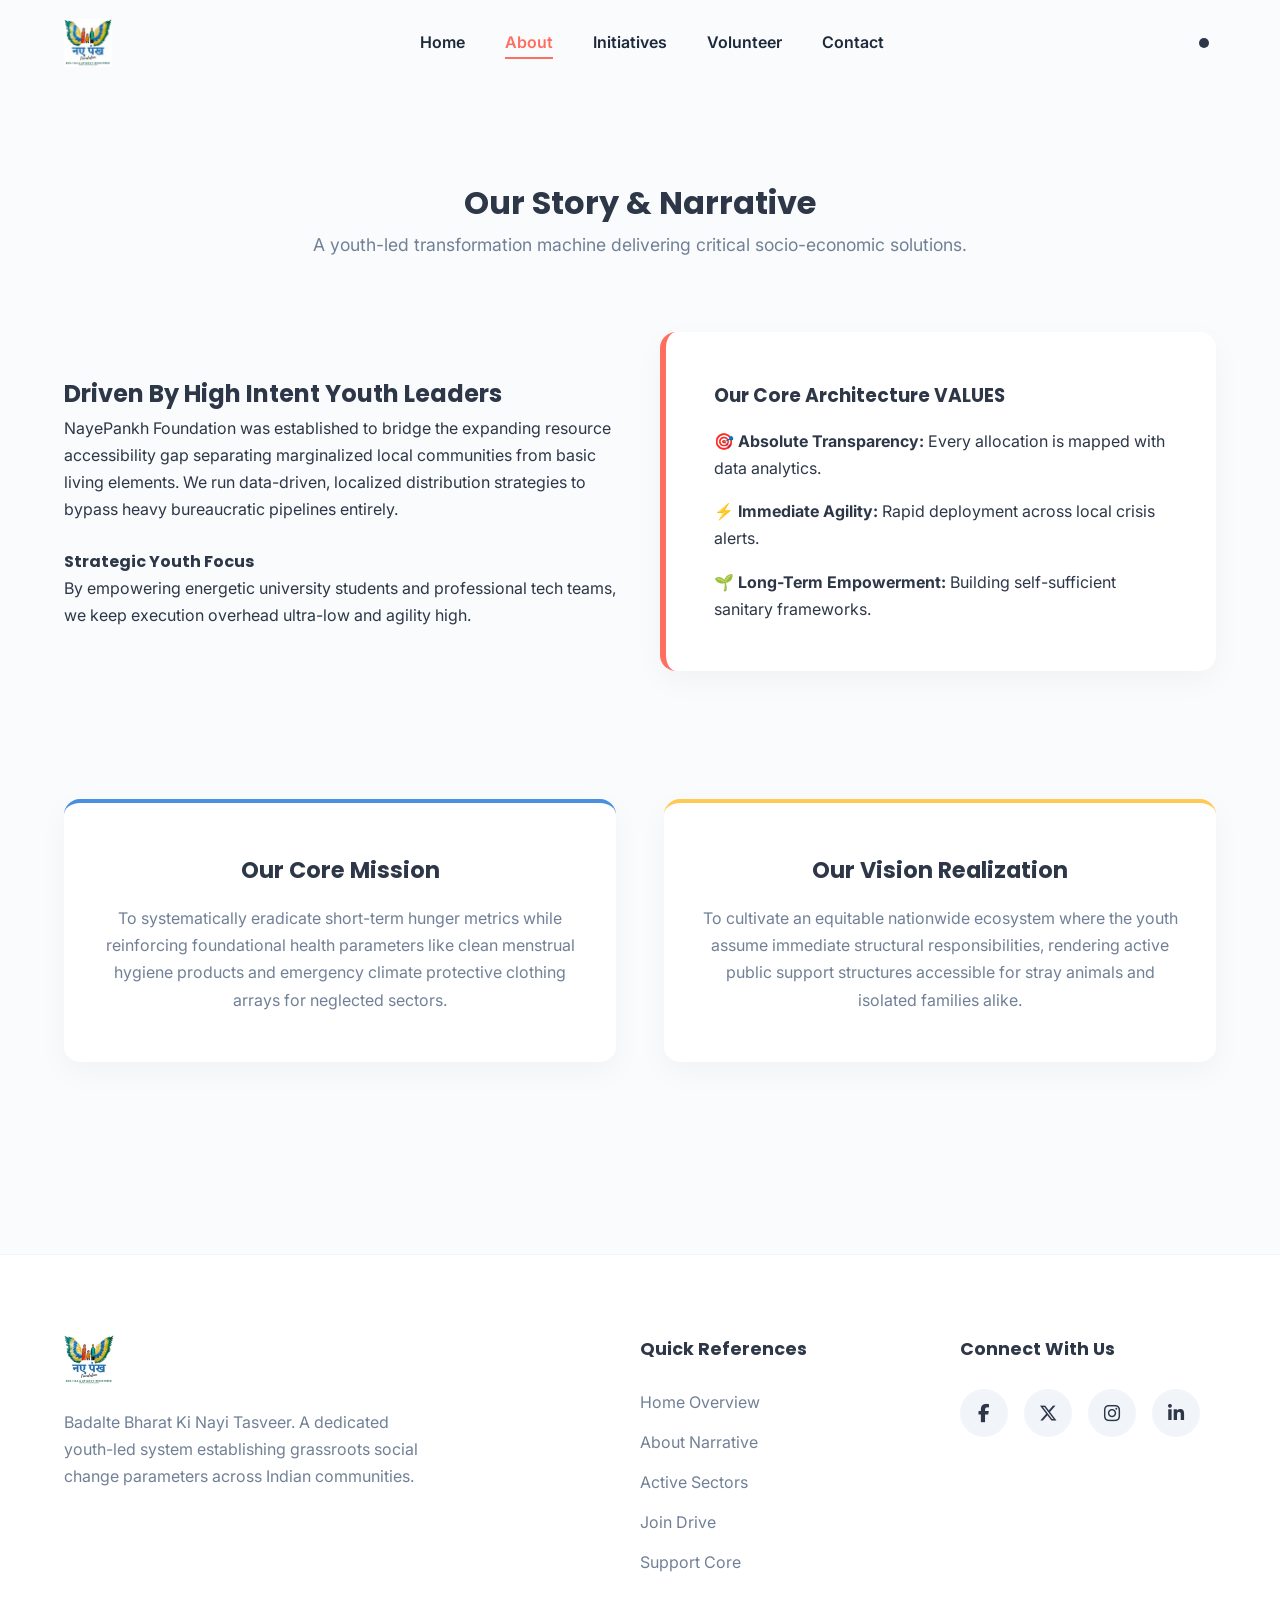
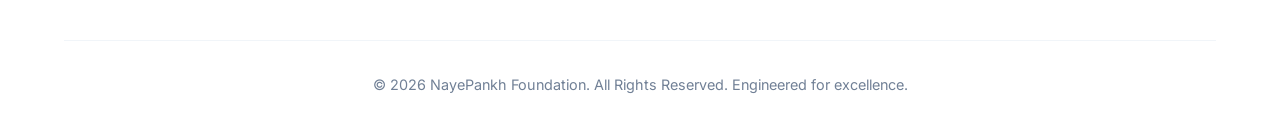
<file: about.html>
<!DOCTYPE html>
<html lang="en">
<head>
    <meta charset="UTF-8">
    <meta name="viewport" content="width=device-width, initial-scale=1.0">
    <title>About Us | NayePankh Foundation</title>
    <link rel="icon" type="image/svg+xml" href="assets/images/logo.svg">
    <link rel="alternate icon" type="image/png" href="assets/images/logo.png">
    <link rel="apple-touch-icon" href="assets/images/logo.png">
    <link rel="preconnect" href="https://fonts.googleapis.com">
    <link rel="preconnect" href="https://fonts.gstatic.com" crossorigin>
    <link href="https://fonts.googleapis.com/css2?family=Inter:wght@400;500;600&family=Poppins:wght@600;700;800&display=swap" rel="stylesheet">
    <link rel="stylesheet" href="assets/css/style.css">
    <link rel="stylesheet" href="assets/css/animations.css">
    <link rel="stylesheet" href="assets/css/responsive.css">
    <link rel="stylesheet" href="https://cdnjs.cloudflare.com/ajax/libs/font-awesome/6.6.0/css/all.min.css">
</head>
<body>
    <header class="main-header" id="mainHeader">
        <div class="container nav-container">
            <a href="index.html" class="logo-wrapper">
                <img src="assets/images/logo.png" alt="NayePankh Foundation Logo" class="nav-logo">
            </a>
            <nav class="nav-menu" id="navMenu">
                <ul class="nav-list">
                    <li><a href="index.html" class="nav-link">Home</a></li>
                    <li><a href="about.html" class="nav-link active">About</a></li>
                    <li><a href="initiatives.html" class="nav-link">Initiatives</a></li>
                    <li><a href="volunteer.html" class="nav-link">Volunteer</a></li>
                    <li><a href="contact.html" class="nav-link">Contact</a></li>
                </ul>
            </nav>
            <div class="nav-actions">
                <button id="themeToggle" class="theme-toggle-btn" aria-label="Toggle visual theme">
                    <svg class="sun-icon" viewBox="0 0 24 24" width="24" height="24"><circle cx="12" cy="12" r="5"/><path d="M12 1v2M12 21v2M4.22 4.22l1.42 1.42M18.36 18.36l1.42 1.42M1 12h2M21 12h2M4.22 19.78l1.42-1.42M18.36 5.64l1.42-1.42"/></svg>
                    <svg class="moon-icon" viewBox="0 0 24 24" width="24" height="24"><path d="M21 12.79A9 9 0 1 1 11.21 3 7 7 0 0 0 21 12.79z"/></svg>
                </button>
                <button class="hamburger-menu" id="hamburger" aria-label="Toggle navigation menu" aria-expanded="false">
                    <span class="bar"></span><span class="bar"></span><span class="bar"></span>
                </button>
            </div>
        </div>
    </header>

    <main class="container section-padding" style="margin-top: 80px;">
        <div class="section-header text-center reveal-fade-up">
            <h1>Our Story & Narrative</h1>
            <p>A youth-led transformation machine delivering critical socio-economic solutions.</p>
        </div>

        <div class="grid grid-2 align-items-center">
            <div class="about-text-block reveal-slide-left">
                <h2>Driven By High Intent Youth Leaders</h2>
                <p>NayePankh Foundation was established to bridge the expanding resource accessibility gap separating marginalized local communities from basic living elements. We run data-driven, localized distribution strategies to bypass heavy bureaucratic pipelines entirely.</p>
                <div class="about-sub-meta" style="margin-top: 1.5rem;">
                    <h4>Strategic Youth Focus</h4>
                    <p>By empowering energetic university students and professional tech teams, we keep execution overhead ultra-low and agility high.</p>
                </div>
            </div>
            <div class="about-visual-block reveal-slide-right" style="background: var(--bg-card); padding: 3rem; border-radius: var(--radius); box-shadow: var(--shadow); border-left: 6px solid var(--primary);">
                <h3>Our Core Architecture VALUES</h3>
                <ul style="list-style: none; margin-top: 1rem; display: flex; flex-direction: column; gap: 1rem;">
                    <li><strong>🎯 Absolute Transparency:</strong> Every allocation is mapped with data analytics.</li>
                    <li><strong>⚡ Immediate Agility:</strong> Rapid deployment across local crisis alerts.</li>
                    <li><strong>🌱 Long-Term Empowerment:</strong> Building self-sufficient sanitary frameworks.</li>
                </ul>
            </div>
        </div>

        <div class="grid grid-2 section-padding" style="margin-top: 2rem; gap: 3rem;">
            <div class="info-card reveal-fade-up" style="border-top: 4px solid var(--secondary);">
                <h3>Our Core Mission</h3>
                <p>To systematically eradicate short-term hunger metrics while reinforcing foundational health parameters like clean menstrual hygiene products and emergency climate protective clothing arrays for neglected sectors.</p>
            </div>
            <div class="info-card reveal-fade-up" style="border-top: 4px solid var(--accent);">
                <h3>Our Vision Realization</h3>
                <p>To cultivate an equitable nationwide ecosystem where the youth assume immediate structural responsibilities, rendering active public support structures accessible for stray animals and isolated families alike.</p>
            </div>
        </div>
    </main>

<footer class="main-footer">
    <div class="container footer-grid-layout">
        <div class="footer-brand-column">
            <img src="assets/images/logo.png" alt="NayePankh Foundation" class="footer-logo">
            <p>Badalte Bharat Ki Nayi Tasveer. A dedicated youth-led system establishing grassroots social change parameters across Indian communities.</p>
        </div>

        <div class="footer-links-column">
            <h4>Quick References</h4>
            <ul>
                <li><a href="index.html">Home Overview</a></li>
                <li><a href="about.html">About Narrative</a></li>
                <li><a href="initiatives.html">Active Sectors</a></li>
                <li><a href="volunteer.html">Join Drive</a></li>
                <li><a href="contact.html">Support Core</a></li>
            </ul>
        </div>

        <div class="footer-social-column">
            <h4>Connect With Us</h4>
            <div class="social-icon-row">

                <a href="https://www.facebook.com/nayepankhfoundation"
                   target="_blank"
                   rel="noopener noreferrer"
                   aria-label="Follow NayePankh Foundation on Facebook"
                   class="social-btn facebook">
                    <i class="fa-brands fa-facebook-f"></i>
                </a>

                <a href="https://x.com/nayepankh"
                   target="_blank"
                   rel="noopener noreferrer"
                   aria-label="Follow NayePankh Foundation on X (Twitter)"
                   class="social-btn x-twitter">
                    <i class="fa-brands fa-x-twitter"></i>
                </a>

                <a href="https://www.instagram.com/nayepankhfoundation"
                   target="_blank"
                   rel="noopener noreferrer"
                   aria-label="Follow NayePankh Foundation on Instagram"
                   class="social-btn instagram">
                    <i class="fa-brands fa-instagram"></i>
                </a>

                <a href="https://www.linkedin.com/company/nayepankh"
                   target="_blank"
                   rel="noopener noreferrer"
                   aria-label="Follow NayePankh Foundation on LinkedIn"
                   class="social-btn linkedin">
                    <i class="fa-brands fa-linkedin-in"></i>
                </a>

            </div>
        </div>
    </div>

    <div class="container footer-bottom text-center">
        <p>&copy; 2026 NayePankh Foundation. All Rights Reserved. Engineered for excellence.</p>
    </div>
</footer>

    <script src="assets/js/darkmode.js"></script>
    <script src="assets/js/animations.js"></script>
    <script src="assets/js/script.js"></script>
</body>
</html>
</file>
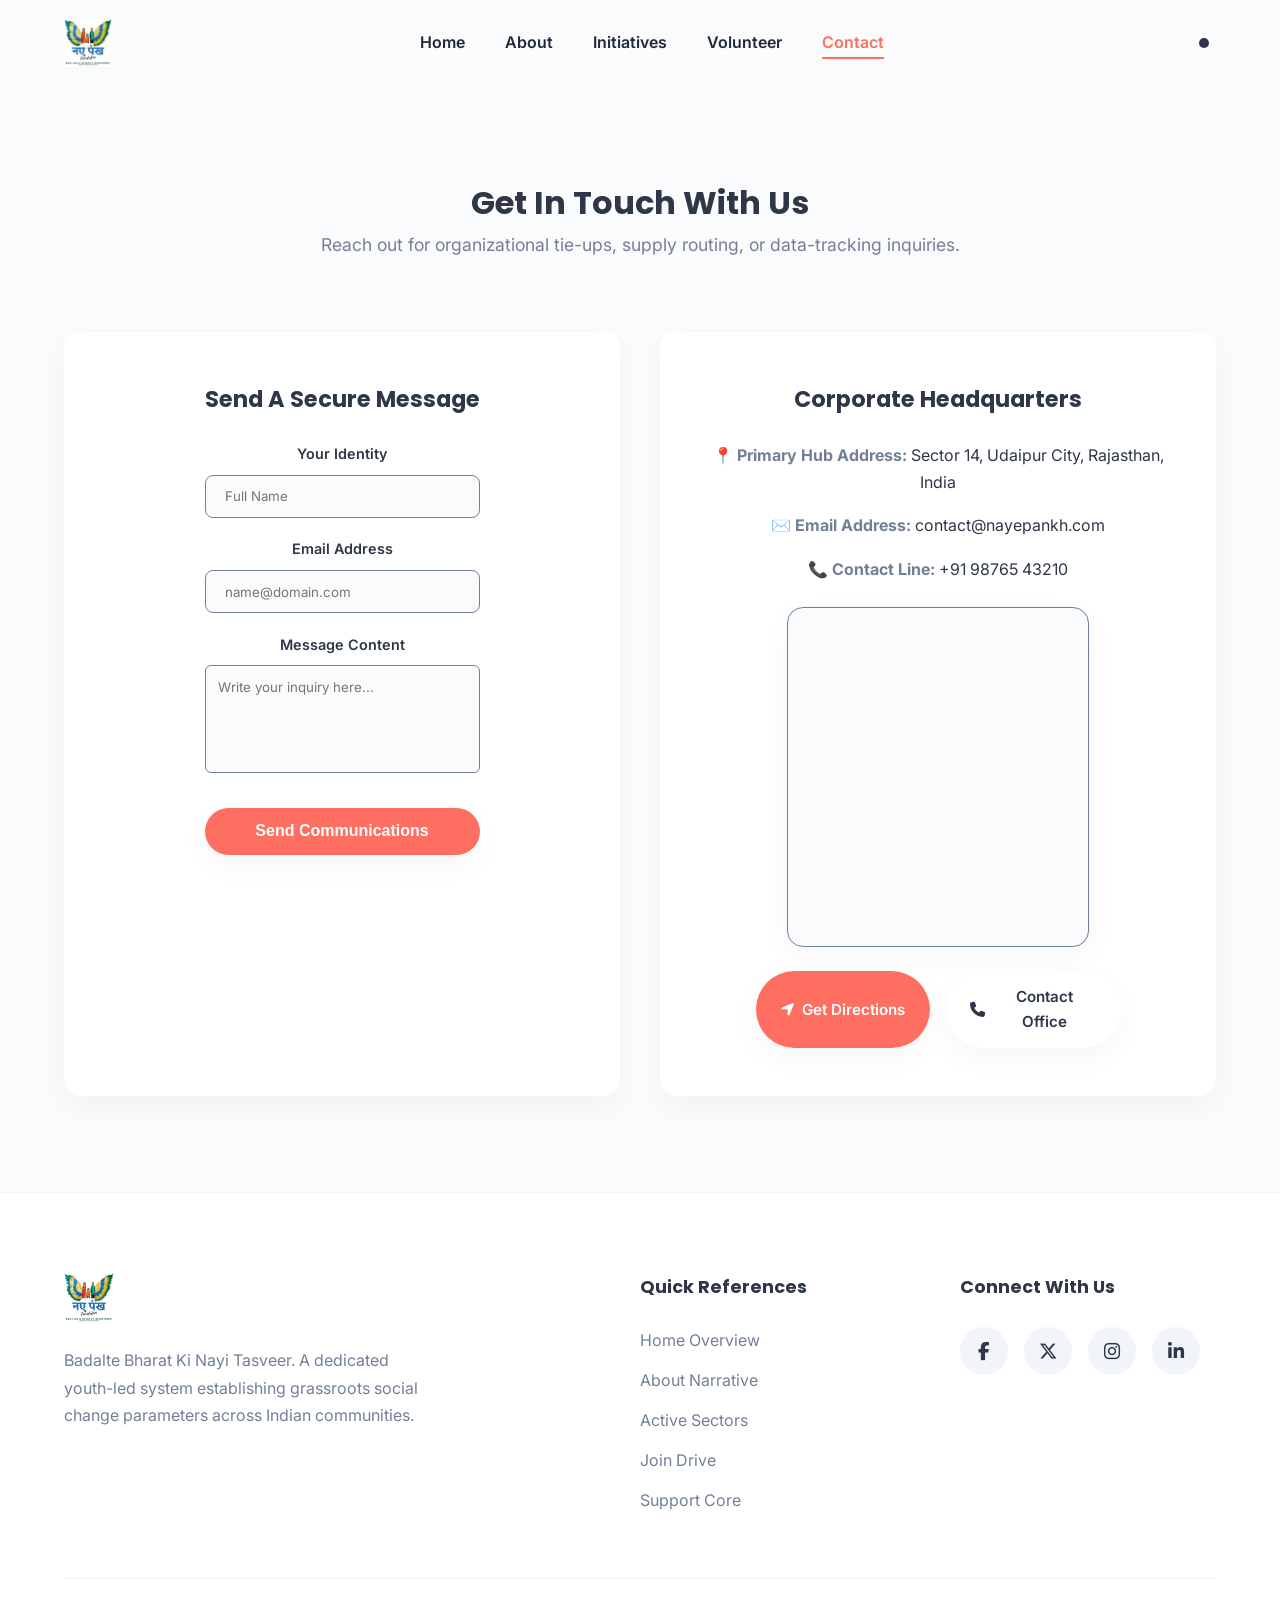
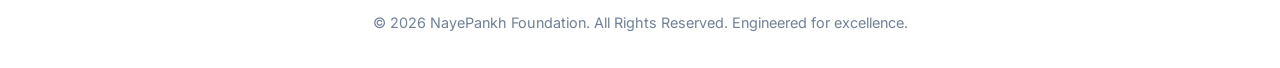
<file: contact.html>
<!DOCTYPE html>
<html lang="en">
<head>
    <meta charset="UTF-8">
    <meta name="viewport" content="width=device-width, initial-scale=1.0">
    <title>Contact Us | NayePankh Foundation</title>
    <link rel="icon" type="image/svg+xml" href="assets/images/logo.svg">
    <link rel="alternate icon" type="image/png" href="assets/images/logo.png">
    <link rel="apple-touch-icon" href="assets/images/logo.png">
    <link rel="preconnect" href="https://fonts.googleapis.com">
    <link rel="preconnect" href="https://fonts.gstatic.com" crossorigin>
    <link href="https://fonts.googleapis.com/css2?family=Inter:wght@400;500;600&family=Poppins:wght@600;700;800&display=swap" rel="stylesheet">
    <link rel="stylesheet" href="https://cdnjs.cloudflare.com/ajax/libs/font-awesome/6.7.2/css/all.min.css">
    <link rel="stylesheet" href="assets/css/style.css">
    <link rel="stylesheet" href="assets/css/animations.css">
    <link rel="stylesheet" href="assets/css/responsive.css">
</head>
<body>
    <header class="main-header" id="mainHeader">
        <div class="container nav-container">
            <a href="index.html" class="logo-wrapper"><img src="assets/images/logo.png" alt="Logo" class="nav-logo"></a>
            <nav class="nav-menu" id="navMenu">
                <ul class="nav-list">
                    <li><a href="index.html" class="nav-link">Home</a></li>
                    <li><a href="about.html" class="nav-link">About</a></li>
                    <li><a href="initiatives.html" class="nav-link">Initiatives</a></li>
                    <li><a href="volunteer.html" class="nav-link">Volunteer</a></li>
                    <li><a href="contact.html" class="nav-link active">Contact</a></li>
                </ul>
            </nav>
            <div class="nav-actions">
                <button id="themeToggle" class="theme-toggle-btn" aria-label="Toggle theme">
                    <svg class="sun-icon" viewBox="0 0 24 24" width="24" height="24"><circle cx="12" cy="12" r="5"/><path d="M12 1v2M12 21v2M4.22 4.22l1.42 1.42M18.36 18.36l1.42 1.42M1 12h2M21 12h2M4.22 19.78l1.42-1.42M18.36 5.64l1.42-1.42"/></svg>
                    <svg class="moon-icon" viewBox="0 0 24 24" width="24" height="24"><path d="M21 12.79A9 9 0 1 1 11.21 3 7 7 0 0 0 21 12.79z"/></svg>
                </button>
                <button class="hamburger-menu" id="hamburger" aria-label="Menu"><span class="bar"></span><span class="bar"></span><span class="bar"></span></button>
            </div>
        </div>
    </header>

    <main class="container section-padding" style="margin-top: 80px;">
        <div class="section-header text-center reveal-fade-up">
            <h1>Get In Touch With Us</h1>
            <p>Reach out for organizational tie-ups, supply routing, or data-tracking inquiries.</p>
        </div>

        <div class="grid grid-2">
            <div class="info-card reveal-slide-left">
                <!-- Form Container -->
                <div id="contactFormContainer">
                    <h3 style="margin-bottom: 1.5rem;">Send A Secure Message</h3>
                    <form id="contactForm" class="contact-form-element">
                        <div class="form-group">
                            <label for="contactName">Your Identity</label>
                            <input type="text" id="contactName" required placeholder="Full Name" class="form-control">
                        </div>
                        <div class="form-group">
                            <label for="contactEmail">Email Address</label>
                            <input type="email" id="contactEmail" required placeholder="name@domain.com" class="form-control">
                        </div>
                        <div class="form-group">
                            <label for="contactMessage">Message Content</label>
                            <textarea id="contactMessage" rows="5" required placeholder="Write your inquiry here..." class="form-control" style="resize:none; background: var(--bg-body); color: var(--text-main); border: 1px solid var(--text-muted); border-radius:6px; padding:0.8rem; font-family:inherit;"></textarea>
                        </div>
                        <button type="submit" id="contactSubmitBtn" class="btn btn-primary ripple" style="width:100%; margin-top:1rem;">Send Communications</button>
                    </form>
                </div>

                <!-- Success Card (Hidden by default) -->
                <div id="contactSuccessCard" class="success-card" style="display: none;" role="status" aria-live="polite" tabindex="-1">
                    <div class="success-icon-wrapper">
                        <i class="fa-solid fa-circle-check"></i>
                    </div>
                    <h3>Message Sent Successfully!</h3>
                    <p>Thank you for contacting NayePankh Foundation.</p>
                    <p>Our team has received your message.</p>
                    <p>We normally respond within 24–48 hours.</p>
                    <div class="email-note">
                        <i class="fa-solid fa-envelope"></i> A confirmation email has been sent to your registered email address.
                    </div>
                    <button id="sendAnotherBtn" class="btn btn-outline" style="margin-top: 2rem; width: 100%;">Send Another Message</button>
                </div>
            </div>

            <div class="info-card reveal-slide-right" style="display:flex; flex-direction:column; justify-content:space-between;">
                <div>
                    <h3 style="margin-bottom: 1.5rem;">Corporate Headquarters</h3>
                    <p style="margin-bottom: 1rem;">
                        <strong>📍 Primary Hub Address:</strong> 
                        <a href="https://maps.google.com/?q=NayePankh+Foundation+Sector+14+Udaipur+Rajasthan+India" target="_blank" rel="noopener noreferrer" class="contact-link">Sector 14, Udaipur City, Rajasthan, India</a>
                    </p>
                    <p style="margin-bottom: 1rem;">
                        <strong>✉️ Email Address:</strong> 
                        <a href="mailto:contact@nayepankh.com" class="contact-link">contact@nayepankh.com</a>
                    </p>
                    <p style="margin-bottom: 1.5rem;">
                        <strong>📞 Contact Line:</strong> 
                        <a href="tel:+919876543210" class="contact-link">+91 98765 43210</a>
                    </p>
                </div>
                
                <!-- Interactive Google Map Section -->
                <div class="premium-map-container reveal-fade-in">
                    <iframe src="https://maps.google.com/maps?q=NayePankh%20Foundation%20Sector%2014%20Udaipur%20Rajasthan%20India&t=&z=15&ie=UTF8&iwloc=&output=embed"
                            width="100%"
                            height="100%"
                            style="border:0;"
                            allowfullscreen=""
                            loading="lazy"
                            referrerpolicy="no-referrer-when-downgrade"
                            title="NayePankh Foundation Udaipur Location Map"></iframe>
                </div>

                <!-- Action Buttons below map -->
                <div class="map-action-buttons">
                    <a href="https://www.google.com/maps/dir/?api=1&destination=NayePankh+Foundation+Sector+14+Udaipur+Rajasthan+India"
                       target="_blank"
                       rel="noopener noreferrer"
                       class="btn btn-primary ripple"
                       style="flex: 1; display: inline-flex; align-items: center; justify-content: center; gap: 0.5rem; text-decoration: none; padding: 0.8rem 1.5rem; font-size: 0.95rem;">
                        <i class="fa-solid fa-location-arrow"></i> Get Directions
                    </a>
                    <a href="tel:+919876543210"
                       class="btn btn-outline ripple"
                       style="flex: 1; display: inline-flex; align-items: center; justify-content: center; gap: 0.5rem; text-decoration: none; padding: 0.8rem 1.5rem; font-size: 0.95rem;">
                        <i class="fa-solid fa-phone"></i> Contact Office
                    </a>
                </div>
            </div>
        </div>
    </main>

<footer class="main-footer">
    <div class="container footer-grid-layout">
        <div class="footer-brand-column">
            <img src="assets/images/logo.png" alt="NayePankh Foundation" class="footer-logo">
            <p>Badalte Bharat Ki Nayi Tasveer. A dedicated youth-led system establishing grassroots social change parameters across Indian communities.</p>
        </div>

        <div class="footer-links-column">
            <h4>Quick References</h4>
            <ul>
                <li><a href="index.html">Home Overview</a></li>
                <li><a href="about.html">About Narrative</a></li>
                <li><a href="initiatives.html">Active Sectors</a></li>
                <li><a href="volunteer.html">Join Drive</a></li>
                <li><a href="contact.html">Support Core</a></li>
            </ul>
        </div>

        <div class="footer-social-column">
            <h4>Connect With Us</h4>
            <div class="social-icon-row">

                <a href="https://www.facebook.com/nayepankhfoundation"
                   target="_blank"
                   rel="noopener noreferrer"
                   aria-label="Follow NayePankh Foundation on Facebook"
                   class="social-btn facebook">
                    <i class="fa-brands fa-facebook-f"></i>
                </a>

                <a href="https://x.com/nayepankh"
                   target="_blank"
                   rel="noopener noreferrer"
                   aria-label="Follow NayePankh Foundation on X (Twitter)"
                   class="social-btn x-twitter">
                    <i class="fa-brands fa-x-twitter"></i>
                </a>

                <a href="https://www.instagram.com/nayepankhfoundation"
                   target="_blank"
                   rel="noopener noreferrer"
                   aria-label="Follow NayePankh Foundation on Instagram"
                   class="social-btn instagram">
                    <i class="fa-brands fa-instagram"></i>
                </a>

                <a href="https://www.linkedin.com/company/nayepankh"
                   target="_blank"
                   rel="noopener noreferrer"
                   aria-label="Follow NayePankh Foundation on LinkedIn"
                   class="social-btn linkedin">
                    <i class="fa-brands fa-linkedin-in"></i>
                </a>

            </div>
        </div>
    </div>

    <div class="container footer-bottom text-center">
        <p>&copy; 2026 NayePankh Foundation. All Rights Reserved. Engineered for excellence.</p>
    </div>
</footer>

    <script src="assets/js/darkmode.js"></script>
    <script src="assets/js/animations.js"></script>
    <script src="assets/js/script.js"></script>
</body>
</html>
</file>
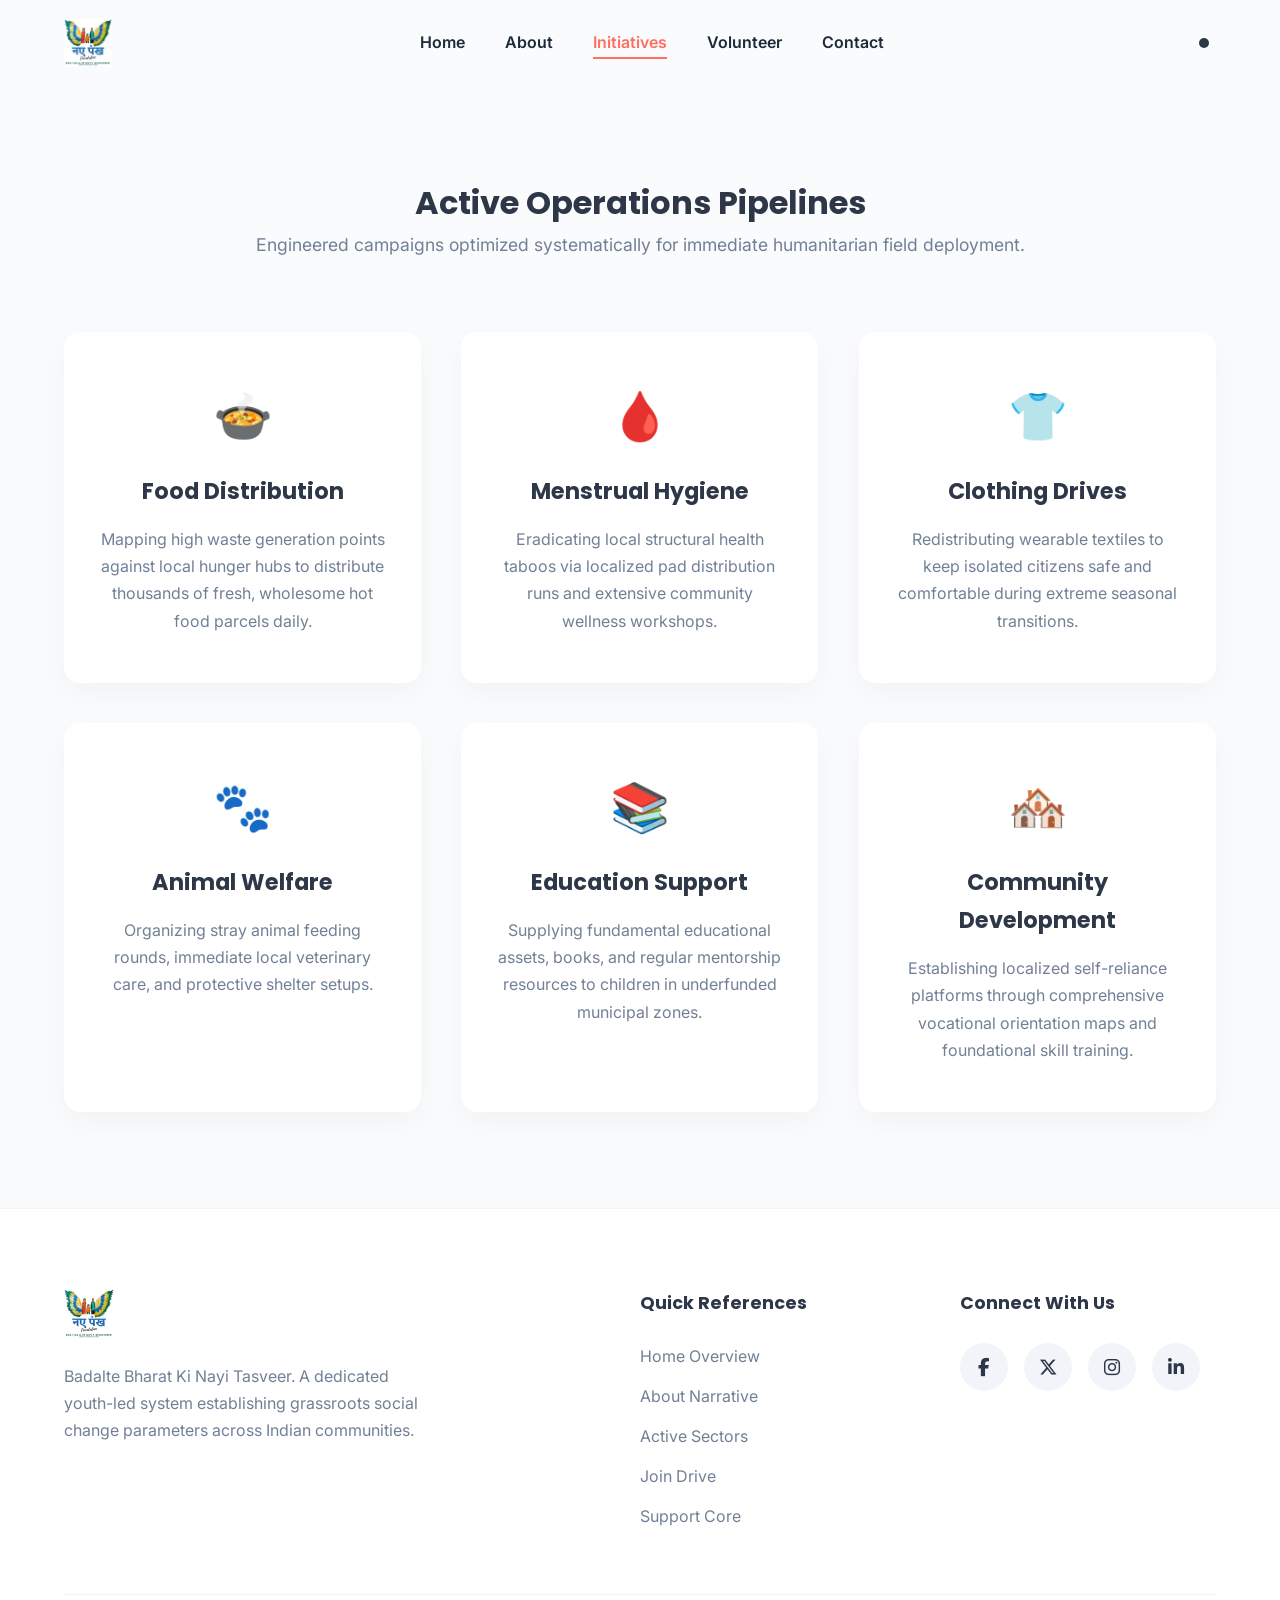
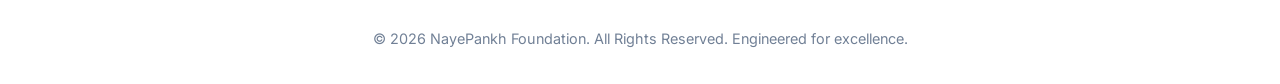
<file: initiatives.html>
<!DOCTYPE html>
<html lang="en">
<head>
    <meta charset="UTF-8">
    <meta name="viewport" content="width=device-width, initial-scale=1.0">
    <title>Our Initiatives | NayePankh Foundation</title>
    <link rel="icon" type="image/svg+xml" href="assets/images/logo.svg">
    <link rel="alternate icon" type="image/png" href="assets/images/logo.png">
    <link rel="apple-touch-icon" href="assets/images/logo.png">
    <link rel="preconnect" href="https://fonts.googleapis.com">
    <link rel="preconnect" href="https://fonts.gstatic.com" crossorigin>
    <link href="https://fonts.googleapis.com/css2?family=Inter:wght@400;500;600&family=Poppins:wght@600;700;800&display=swap" rel="stylesheet">
    <link rel="stylesheet" href="https://cdnjs.cloudflare.com/ajax/libs/font-awesome/6.7.2/css/all.min.css">
    <link rel="stylesheet" href="assets/css/style.css">
    <link rel="stylesheet" href="assets/css/animations.css">
    <link rel="stylesheet" href="assets/css/responsive.css">
</head>
<body>
    <header class="main-header" id="mainHeader">
        <div class="container nav-container">
            <a href="index.html" class="logo-wrapper"><img src="assets/images/logo.png" alt="Logo" class="nav-logo"></a>
            <nav class="nav-menu" id="navMenu">
                <ul class="nav-list">
                    <li><a href="index.html" class="nav-link">Home</a></li>
                    <li><a href="about.html" class="nav-link">About</a></li>
                    <li><a href="initiatives.html" class="nav-link active">Initiatives</a></li>
                    <li><a href="volunteer.html" class="nav-link">Volunteer</a></li>
                    <li><a href="contact.html" class="nav-link">Contact</a></li>
                </ul>
            </nav>
            <div class="nav-actions">
                <button id="themeToggle" class="theme-toggle-btn" aria-label="Toggle theme">
                    <svg class="sun-icon" viewBox="0 0 24 24" width="24" height="24"><circle cx="12" cy="12" r="5"/><path d="M12 1v2M12 21v2M4.22 4.22l1.42 1.42M18.36 18.36l1.42 1.42M1 12h2M21 12h2M4.22 19.78l1.42-1.42M18.36 5.64l1.42-1.42"/></svg>
                    <svg class="moon-icon" viewBox="0 0 24 24" width="24" height="24"><path d="M21 12.79A9 9 0 1 1 11.21 3 7 7 0 0 0 21 12.79z"/></svg>
                </button>
                <button class="hamburger-menu" id="hamburger" aria-label="Menu"><span class="bar"></span><span class="bar"></span><span class="bar"></span></button>
            </div>
        </div>
    </header>

    <main class="container section-padding" style="margin-top: 80px;">
        <div class="section-header text-center reveal-fade-up">
            <h1>Active Operations Pipelines</h1>
            <p>Engineered campaigns optimized systematically for immediate humanitarian field deployment.</p>
        </div>

        <div class="grid grid-3">
            <div class="info-card reveal-scale">
                <div class="initiative-icon">🍲</div>
                <h3>Food Distribution</h3>
                <p>Mapping high waste generation points against local hunger hubs to distribute thousands of fresh, wholesome hot food parcels daily.</p>
            </div>

            <div class="info-card reveal-scale">
                <div class="initiative-icon">🩸</div>
                <h3>Menstrual Hygiene</h3>
                <p>Eradicating local structural health taboos via localized pad distribution runs and extensive community wellness workshops.</p>
            </div>

            <div class="info-card reveal-scale">
                <div class="initiative-icon">👕</div>
                <h3>Clothing Drives</h3>
                <p>Redistributing wearable textiles to keep isolated citizens safe and comfortable during extreme seasonal transitions.</p>
            </div>

            <div class="info-card reveal-scale">
                <div class="initiative-icon">🐾</div>
                <h3>Animal Welfare</h3>
                <p>Organizing stray animal feeding rounds, immediate local veterinary care, and protective shelter setups.</p>
            </div>

            <div class="info-card reveal-scale">
                <div class="initiative-icon">📚</div>
                <h3>Education Support</h3>
                <p>Supplying fundamental educational assets, books, and regular mentorship resources to children in underfunded municipal zones.</p>
            </div>

            <div class="info-card reveal-scale">
                <div class="initiative-icon">🏘️</div>
                <h3>Community Development</h3>
                <p>Establishing localized self-reliance platforms through comprehensive vocational orientation maps and foundational skill training.</p>
            </div>
        </div>
    </main>

<footer class="main-footer">
    <div class="container footer-grid-layout">
        <div class="footer-brand-column">
            <img src="assets/images/logo.png" alt="NayePankh Foundation" class="footer-logo">
            <p>Badalte Bharat Ki Nayi Tasveer. A dedicated youth-led system establishing grassroots social change parameters across Indian communities.</p>
        </div>

        <div class="footer-links-column">
            <h4>Quick References</h4>
            <ul>
                <li><a href="index.html">Home Overview</a></li>
                <li><a href="about.html">About Narrative</a></li>
                <li><a href="initiatives.html">Active Sectors</a></li>
                <li><a href="volunteer.html">Join Drive</a></li>
                <li><a href="contact.html">Support Core</a></li>
            </ul>
        </div>

        <div class="footer-social-column">
            <h4>Connect With Us</h4>
            <div class="social-icon-row">

                <a href="https://www.facebook.com/nayepankhfoundation"
                   target="_blank"
                   rel="noopener noreferrer"
                   aria-label="Follow NayePankh Foundation on Facebook"
                   class="social-btn facebook">
                    <i class="fa-brands fa-facebook-f"></i>
                </a>

                <a href="https://x.com/nayepankh"
                   target="_blank"
                   rel="noopener noreferrer"
                   aria-label="Follow NayePankh Foundation on X (Twitter)"
                   class="social-btn x-twitter">
                    <i class="fa-brands fa-x-twitter"></i>
                </a>

                <a href="https://www.instagram.com/nayepankhfoundation"
                   target="_blank"
                   rel="noopener noreferrer"
                   aria-label="Follow NayePankh Foundation on Instagram"
                   class="social-btn instagram">
                    <i class="fa-brands fa-instagram"></i>
                </a>

                <a href="https://www.linkedin.com/company/nayepankh"
                   target="_blank"
                   rel="noopener noreferrer"
                   aria-label="Follow NayePankh Foundation on LinkedIn"
                   class="social-btn linkedin">
                    <i class="fa-brands fa-linkedin-in"></i>
                </a>

            </div>
        </div>
    </div>

    <div class="container footer-bottom text-center">
        <p>&copy; 2026 NayePankh Foundation. All Rights Reserved. Engineered for excellence.</p>
    </div>
</footer>

    <script src="assets/js/darkmode.js"></script>
    <script src="assets/js/animations.js"></script>
    <script src="assets/js/script.js"></script>
</body>
</html>
</file>
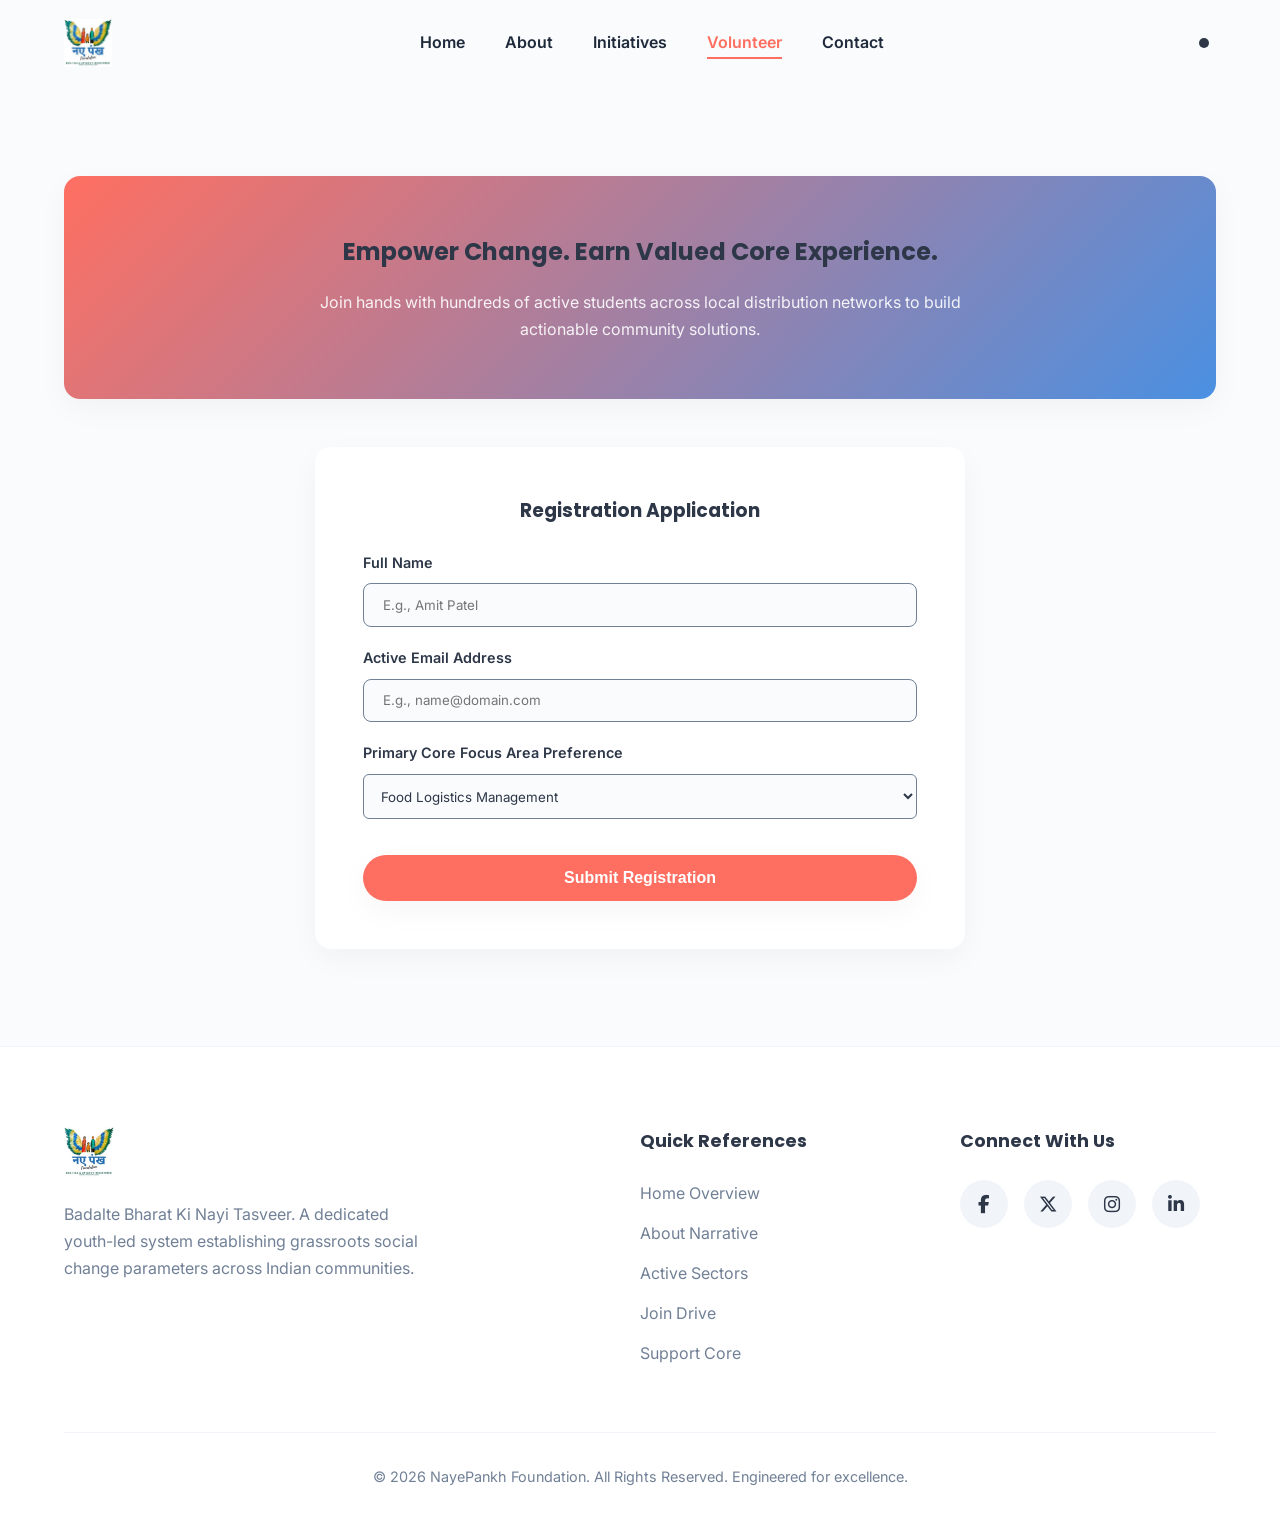
<file: volunteer.html>
<!DOCTYPE html>
<html lang="en">
<head>
    <meta charset="UTF-8">
    <meta name="viewport" content="width=device-width, initial-scale=1.0">
    <title>Volunteer Registration | NayePankh Foundation</title>
    <link rel="icon" type="image/svg+xml" href="assets/images/logo.svg">
    <link rel="alternate icon" type="image/png" href="assets/images/logo.png">
    <link rel="apple-touch-icon" href="assets/images/logo.png">
    <link rel="preconnect" href="https://fonts.googleapis.com">
    <link rel="preconnect" href="https://fonts.gstatic.com" crossorigin>
    <link href="https://fonts.googleapis.com/css2?family=Inter:wght@400;500;600&family=Poppins:wght@600;700;800&display=swap" rel="stylesheet">
    <link rel="stylesheet" href="https://cdnjs.cloudflare.com/ajax/libs/font-awesome/6.7.2/css/all.min.css">
    <link rel="stylesheet" href="assets/css/style.css">
    <link rel="stylesheet" href="assets/css/animations.css">
    <link rel="stylesheet" href="assets/css/responsive.css">
</head>
<body>
    <header class="main-header" id="mainHeader">
        <div class="container nav-container">
            <a href="index.html" class="logo-wrapper"><img src="assets/images/logo.png" alt="Logo" class="nav-logo"></a>
            <nav class="nav-menu" id="navMenu">
                <ul class="nav-list">
                    <li><a href="index.html" class="nav-link">Home</a></li>
                    <li><a href="about.html" class="nav-link">About</a></li>
                    <li><a href="initiatives.html" class="nav-link">Initiatives</a></li>
                    <li><a href="volunteer.html" class="nav-link active">Volunteer</a></li>
                    <li><a href="contact.html" class="nav-link">Contact</a></li>
                </ul>
            </nav>
            <div class="nav-actions">
                <button id="themeToggle" class="theme-toggle-btn" aria-label="Toggle theme">
                    <svg class="sun-icon" viewBox="0 0 24 24" width="24" height="24"><circle cx="12" cy="12" r="5"/><path d="M12 1v2M12 21v2M4.22 4.22l1.42 1.42M18.36 18.36l1.42 1.42M1 12h2M21 12h2M4.22 19.78l1.42-1.42M18.36 5.64l1.42-1.42"/></svg>
                    <svg class="moon-icon" viewBox="0 0 24 24" width="24" height="24"><path d="M21 12.79A9 9 0 1 1 11.21 3 7 7 0 0 0 21 12.79z"/></svg>
                </button>
                <button class="hamburger-menu" id="hamburger" aria-label="Menu"><span class="bar"></span><span class="bar"></span><span class="bar"></span></button>
            </div>
        </div>
    </header>

    <main class="container section-padding" style="margin-top: 80px;">
        <div class="volunteer-cta-banner text-center reveal-fade-up" style="background: linear-gradient(135deg, var(--primary), var(--secondary)); color:#FFF; padding:3.5rem; border-radius:var(--radius); margin-bottom:3rem; box-shadow:var(--shadow);">
            <h2>Empower Change. Earn Valued Core Experience.</h2>
            <p style="color: rgba(255,255,255,0.9); max-width:700px; margin: 1rem auto 0 auto;">Join hands with hundreds of active students across local distribution networks to build actionable community solutions.</p>
        </div>

        <div class="max-width-md reveal-fade-up" style="background: var(--bg-card); padding: 3rem; border-radius: var(--radius); box-shadow: var(--shadow);">
            <!-- Form Container -->
            <div id="volunteerFormContainer">
                <h3 style="margin-bottom: 1.5rem; text-align: center;">Registration Application</h3>
                <form id="volunteerForm" class="contact-form-element">
                    <div class="form-group">
                        <label for="volName">Full Name</label>
                        <input type="text" id="volName" required placeholder="E.g., Amit Patel" class="form-control">
                    </div>
                    <div class="form-group">
                        <label for="volEmail">Active Email Address</label>
                        <input type="email" id="volEmail" required placeholder="E.g., name@domain.com" class="form-control">
                    </div>
                    <div class="form-group">
                        <label for="volSector">Primary Core Focus Area Preference</label>
                        <select id="volSector" class="form-control" style="background: var(--bg-body); color: var(--text-main); border: 1px solid var(--text-muted); padding: 0.8rem; border-radius: 6px;">
                            <option value="hunger">Food Logistics Management</option>
                            <option value="hygiene">Menstrual Welfare Drives</option>
                            <option value="animals">Stray Rescue Planning</option>
                            <option value="edu">Educational Campaign Deployment</option>
                        </select>
                    </div>
                    <button type="submit" id="volSubmitBtn" class="btn btn-primary ripple" style="width: 100%; margin-top: 1rem;">Submit Registration</button>
                </form>
            </div>

            <!-- Success Card (Hidden by default) -->
            <div id="volunteerSuccessCard" class="success-card" style="display: none;" role="status" aria-live="polite" tabindex="-1">
                <div class="success-icon-wrapper">
                    <i class="fa-solid fa-circle-check"></i>
                </div>
                <h3>Registration Submitted Successfully!</h3>
                <p>Thank you for registering as a volunteer with NayePankh Foundation.</p>
                <p>Our team has received your application and will review it shortly.</p>
                <div class="email-note">
                    <i class="fa-solid fa-envelope"></i> A confirmation email will be sent to your registered email address.
                </div>
                <button id="registerAnotherBtn" class="btn btn-outline" style="margin-top: 2rem; width: 100%;">Register Another Volunteer</button>
            </div>
        </div>
    </main>

<footer class="main-footer">
    <div class="container footer-grid-layout">
        <div class="footer-brand-column">
            <img src="assets/images/logo.png" alt="NayePankh Foundation" class="footer-logo">
            <p>Badalte Bharat Ki Nayi Tasveer. A dedicated youth-led system establishing grassroots social change parameters across Indian communities.</p>
        </div>

        <div class="footer-links-column">
            <h4>Quick References</h4>
            <ul>
                <li><a href="index.html">Home Overview</a></li>
                <li><a href="about.html">About Narrative</a></li>
                <li><a href="initiatives.html">Active Sectors</a></li>
                <li><a href="volunteer.html">Join Drive</a></li>
                <li><a href="contact.html">Support Core</a></li>
            </ul>
        </div>

        <div class="footer-social-column">
            <h4>Connect With Us</h4>
            <div class="social-icon-row">

                <a href="https://www.facebook.com/nayepankhfoundation"
                   target="_blank"
                   rel="noopener noreferrer"
                   aria-label="Follow NayePankh Foundation on Facebook"
                   class="social-btn facebook">
                    <i class="fa-brands fa-facebook-f"></i>
                </a>

                <a href="https://x.com/nayepankh"
                   target="_blank"
                   rel="noopener noreferrer"
                   aria-label="Follow NayePankh Foundation on X (Twitter)"
                   class="social-btn x-twitter">
                    <i class="fa-brands fa-x-twitter"></i>
                </a>

                <a href="https://www.instagram.com/nayepankhfoundation"
                   target="_blank"
                   rel="noopener noreferrer"
                   aria-label="Follow NayePankh Foundation on Instagram"
                   class="social-btn instagram">
                    <i class="fa-brands fa-instagram"></i>
                </a>

                <a href="https://www.linkedin.com/company/nayepankh"
                   target="_blank"
                   rel="noopener noreferrer"
                   aria-label="Follow NayePankh Foundation on LinkedIn"
                   class="social-btn linkedin">
                    <i class="fa-brands fa-linkedin-in"></i>
                </a>

            </div>
        </div>
    </div>

    <div class="container footer-bottom text-center">
        <p>&copy; 2026 NayePankh Foundation. All Rights Reserved. Engineered for excellence.</p>
    </div>
</footer>

    <script src="assets/js/darkmode.js"></script>
    <script src="assets/js/animations.js"></script>
    <script src="assets/js/script.js"></script>
</body>
</html>
</file>
<file: assets/css/style.css>
/* ==========================================================================
   DESIGN SYSTEM & GLOBAL VARIABLES
   ========================================================================== */
:root {
    /* Color Palette */
    --primary: #FF6F61;
    --secondary: #4A90E2;
    --accent: #FFC857;
    --success: #2ECC71;
    --bg-body: #F9FBFC;
    --bg-card: #FFFFFF;
    --bg-light-variant: #F1F5F9;
    --text-main: #2D3748;
    --text-muted: #718096;
    --text-light: #F8FAFC;
    --text-dark: #2D3748;
    
    /* Navbar Link Contrast Variables */
    --nav-link-color: #1E293B;
    --nav-link-hover: var(--primary);
    --nav-link-active: var(--primary);
    --nav-link-hero: #F8FAFC;
    --nav-link-hero-hover: var(--primary);
    
    /* Elevation Shadows */
    --shadow: 0 10px 30px rgba(15, 23, 42, 0.04);
    --shadow-hover: 0 20px 40px rgba(15, 23, 42, 0.08);
    
    /* Layout Tokens */
    --radius: 16px;
    --transition-smooth: all 0.4s cubic-bezier(0.16, 1, 0.3, 1);
}

/* Dark Mode Color Mappings */
[data-theme="dark"] {
    --bg-body: #0F172A;
    --bg-card: #1E293B;
    --bg-light-variant: #111827;
    --text-main: #F8FAFC;
    --text-muted: #94A3B8;
    --shadow: 0 10px 30px rgba(0, 0, 0, 0.25);
    --shadow-hover: 0 20px 40px rgba(0, 0, 0, 0.35);
    
    /* Navbar Link Contrast Variables */
    --nav-link-color: #F8FAFC;
    --nav-link-hover: var(--primary);
    --nav-link-active: var(--primary);
}

/* ==========================================================================
   BASE RESET & ACCESSIBILITY STYLES
   ========================================================================== */
* {
    box-sizing: border-box;
    margin: 0;
    padding: 0;
}

html {
    scroll-behavior: smooth;
}

body {
    font-family: 'Inter', sans-serif;
    background-color: var(--bg-body);
    color: var(--text-main);
    line-height: 1.7;
    overflow-x: hidden;
    transition: background-color 0.3s ease, color 0.3s ease;
}

h1, h2, h3, h4 {
    font-family: 'Poppins', sans-serif;
    font-weight: 700;
    color: var(--text-main);
}

a {
    text-decoration: none;
    color: inherit;
    transition: var(--transition-smooth);
}

img {
    max-width: 100%;
    height: auto;
    display: block;
}

/* ==========================================================================
   LAYOUT STRUCTURE UTILITIES
   ========================================================================== */
.container {
    width: 90%;
    max-width: 1200px;
    margin: 0 auto;
}

.max-width-md {
    max-width: 650px;
    margin: 0 auto;
}

.section-padding {
    padding: 6rem 0;
}

.bg-light-variant {
    background-color: var(--bg-light-variant);
}

.text-center {
    text-align: center;
}

.align-items-center {
    align-items: center;
}

.grid {
    display: grid;
    gap: 2.5rem;
}

/* Default Desktop Matrix Columns */
.grid-2 { grid-template-columns: repeat(2, 1fr); }
.grid-3 { grid-template-columns: repeat(3, 1fr); }
.grid-4 { grid-template-columns: repeat(4, 1fr); }

/* ==========================================================================
   NAVBAR COMPONENT
   ========================================================================== */
.main-header {
    position: fixed;
    top: 0;
    left: 0;
    width: 100%;
    z-index: 2000;
    background-color: transparent;
    transition: var(--transition-smooth);
    padding: 1.2rem 0;
}

.main-header.scrolled {
    background-color: rgba(var(--bg-card), 0.85);
    backdrop-filter: blur(14px);
    -webkit-backdrop-filter: blur(14px);
    box-shadow: var(--shadow);
    padding: 0.8rem 0;
}

.nav-container {
    display: flex;
    justify-content: space-between;
    align-items: center;
}

.nav-logo {
    height: 48px;
    width: auto;
    object-fit: contain;
}

.nav-list {
    display: flex;
    list-style: none;
    gap: 2.5rem;
}

.nav-link {
    font-weight: 600;
    color: var(--nav-link-color);
    font-size: 1rem;
    position: relative;
    padding: 0.4rem 0;
    transition: color 0.3s ease;
}

.nav-link:hover {
    color: var(--nav-link-hover);
}

.nav-link.active {
    color: var(--nav-link-active);
}

.nav-link::after {
    content: '';
    position: absolute;
    bottom: 0;
    left: 0;
    width: 0;
    height: 2px;
    background-color: var(--nav-link-hover);
    transition: var(--transition-smooth);
}

.nav-link:hover::after, .nav-link.active::after {
    width: 100%;
}

@media (min-width: 769px) {
    /* Homepage Hero Overlay State (Navbar transparent over dark hero image) */
    body:has(.hero-section) .main-header:not(.scrolled) .nav-link {
        color: var(--nav-link-hero);
    }

    body:has(.hero-section) .main-header:not(.scrolled) .nav-link:hover {
        color: var(--nav-link-hero-hover);
    }

    body:has(.hero-section) .main-header:not(.scrolled) .nav-link.active {
        color: var(--nav-link-hero-hover);
    }

    body:has(.hero-section) .main-header:not(.scrolled) .nav-link::after {
        background-color: var(--nav-link-hero-hover);
    }
}

.nav-actions {
    display: flex;
    align-items: center;
    gap: 1.5rem;
}

/* Theme Toggle Elements */
.theme-toggle-btn {
    background: none;
    border: none;
    cursor: pointer;
    color: var(--text-main);
    display: flex;
    align-items: center;
    justify-content: center;
    transition: var(--transition-smooth);
}

.theme-toggle-btn:hover {
    color: var(--primary);
    transform: scale(1.1);
}

.sun-icon { display: block; fill: currentColor; }
.moon-icon { display: none; fill: currentColor; }

[data-theme="dark"] .sun-icon { display: none; }
[data-theme="dark"] .moon-icon { display: block; }

/* Hamburger Icon Structure */
.hamburger-menu {
    display: none;
    flex-direction: column;
    justify-content: space-between;
    width: 24px;
    height: 18px;
    background: none;
    border: none;
    cursor: pointer;
    z-index: 3000;
}

.hamburger-menu .bar {
    width: 100%;
    height: 2px;
    background-color: var(--text-main);
    transition: var(--transition-smooth);
}

/* ==========================================================================
   HERO COMPONENT
   ========================================================================== */
.hero-section {
    position: relative;
    height: 100vh;
    min-height: 650px;
    display: flex;
    align-items: center;
    justify-content: center;
    background-image: url('../images/hero-bg.jpg');
    background-size: cover;
    background-position: center;
    background-attachment: fixed;
    overflow: hidden;
}

.hero-overlay {
    position: absolute;
    top: 0;
    left: 0;
    width: 100%;
    height: 100%;
    background: linear-gradient(135deg, rgba(15, 23, 42, 0.85) 0%, rgba(15, 23, 42, 0.6) 100%);
    z-index: 1;
}

.hero-content {
    position: relative;
    z-index: 5;
    color: var(--text-light);
    max-width: 850px;
}

.hero-content h1 {
    font-size: clamp(2.4rem, 5vw, 4rem);
    line-height: 1.2;
    color: #FFFFFF;
    margin-bottom: 1.5rem;
}

.hero-content p {
    font-size: clamp(1.1rem, 2vw, 1.25rem);
    color: rgba(248, 250, 252, 0.85);
    margin-bottom: 2.5rem;
}

.hero-ctas {
    display: flex;
    gap: 1.5rem;
    justify-content: center;
    align-items: center;
    width: 100%;
    margin: 0 auto;
}

/* ==========================================================================
   BUTTONS INTERACTIONS
   ========================================================================== */
.btn {
    display: inline-block;
    padding: 0.9rem 2.2rem;
    font-weight: 600;
    border-radius: 50px;
    cursor: pointer;
    border: none;
    position: relative;
    overflow: hidden;
    font-size: 1rem;
    box-shadow: var(--shadow);
    transition: var(--transition-smooth);
}

.btn-primary {
    background-color: var(--primary);
    color: #FFFFFF;
}

.btn-primary:hover {
    transform: translateY(-3px);
    box-shadow: 0 8px 25px rgba(255, 111, 97, 0.4);
}

.btn-secondary {
    background-color: rgba(255, 255, 255, 0.15);
    color: #FFFFFF;
    border: 1px solid rgba(255, 255, 255, 0.25);
    backdrop-filter: blur(8px);
}

.btn-secondary:hover {
    background-color: #FFFFFF;
    color: var(--text-dark);
    transform: translateY(-3px);
}

/* ==========================================================================
   CARDS & IMPACT COMPONENT MATRIX
   ========================================================================== */
.section-header {
    margin-bottom: 4.5rem;
}

.section-header h2 {
    font-size: 2.5rem;
    margin-bottom: 1rem;
}

.section-header p {
    color: var(--text-muted);
    font-size: 1.1rem;
}

/* Premium Information Display Cards */
.info-card {
    background-color: var(--bg-card);
    padding: 3rem 2.2rem;
    border-radius: var(--radius);
    box-shadow: var(--shadow);
    position: relative;
    overflow: hidden;
}

.info-card:hover {
    transform: translateY(-8px);
    box-shadow: var(--shadow-hover);
}

.card-accent-bar {
    position: absolute;
    top: 0;
    left: 0;
    width: 6px;
    height: 100%;
    background-color: var(--primary);
}

.info-card h3 {
    margin-bottom: 1rem;
    font-size: 1.4rem;
}

.info-card p {
    color: var(--text-muted);
}

/* Impact Counters Segment Configuration */
.stats-section .grid-4 {
    align-items: stretch;
}

.stat-card {
    background-color: var(--bg-card);
    border-radius: var(--radius);
    box-shadow: var(--shadow);
    padding: 3rem 2rem;
    display: flex;
    flex-direction: column;
    justify-content: center;
    align-items: center;
    text-align: center;
    width: 100%;
    min-height: 220px;
    will-change: transform, box-shadow;
}

.stat-card:hover {
    transform: translateY(-8px);
    box-shadow: var(--shadow-hover);
}

.counter-number {
    font-family: 'Poppins', sans-serif;
    font-size: clamp(2.2rem, 3.5vw, 3rem);
    font-weight: 800;
    color: var(--secondary);
    line-height: 1.1;
    margin-bottom: 0.75rem;
    letter-spacing: -0.5px;
}

.stat-label {
    font-weight: 600;
    color: var(--text-muted);
}

/* ==========================================================================
   GALLERY GRID COMPONENT & FILTER SYSTEM
   ========================================================================== */
.gallery-filters {
    display: flex;
    justify-content: center;
    align-items: center;
    gap: 0.75rem;
    flex-wrap: wrap;
    margin-bottom: 3rem;
}

.filter-pill {
    background: transparent;
    border: 1.5px solid rgba(226, 232, 240, 0.8);
    color: var(--text-main);
    padding: 0.6rem 1.4rem;
    font-size: 0.9rem;
    font-weight: 600;
    border-radius: 50px;
    cursor: pointer;
    transition: var(--transition-smooth);
}

[data-theme="dark"] .filter-pill {
    border: 1.5px solid rgba(255, 255, 255, 0.08);
}

.filter-pill:hover {
    border-color: var(--primary);
    color: var(--primary);
    transform: translateY(-2px);
}

.filter-pill.active {
    background-color: var(--primary);
    border-color: var(--primary);
    color: #FFFFFF;
    box-shadow: 0 4px 15px rgba(255, 111, 97, 0.3);
}

.gallery-grid {
    display: grid;
    grid-template-columns: repeat(3, 1fr);
    gap: 2rem;
    width: 100%;
}

@media (max-width: 991px) {
    .gallery-grid {
        grid-template-columns: repeat(2, 1fr);
        gap: 1.5rem;
    }
}

@media (max-width: 767px) {
    .gallery-grid {
        grid-template-columns: 1fr;
        max-width: 450px;
        margin: 0 auto;
        gap: 1.5rem;
    }
}

.gallery-item {
    display: flex;
    flex-direction: column;
    width: 100%;
    min-height: 460px;
    height: auto;
    transition: opacity 0.4s cubic-bezier(0.25, 1, 0.5, 1), transform 0.4s cubic-bezier(0.25, 1, 0.5, 1);
    will-change: transform, opacity;
}

@media (max-width: 991px) {
    .gallery-item {
        min-height: 400px;
    }
}

@media (max-width: 767px) {
    .gallery-item {
        min-height: 365px;
    }
}

.gallery-item.hidden {
    display: none;
}

.gallery-item-inner {
    display: flex;
    flex-direction: column;
    width: 100%;
    height: 100%;
    flex-grow: 1;
    background-color: var(--bg-card);
    border: 1px solid rgba(226, 232, 240, 0.8);
    border-radius: 20px;
    overflow: hidden;
    box-shadow: 0 4px 20px rgba(0, 0, 0, 0.04);
    transition: transform 0.35s cubic-bezier(0.25, 1, 0.5, 1), box-shadow 0.35s cubic-bezier(0.25, 1, 0.5, 1), border-color 0.35s cubic-bezier(0.25, 1, 0.5, 1);
    cursor: pointer;
}

[data-theme="dark"] .gallery-item-inner {
    border: 1px solid rgba(255, 255, 255, 0.05);
    box-shadow: 0 4px 20px rgba(0, 0, 0, 0.25);
}

.gallery-image-wrapper {
    position: relative;
    width: 100%;
    height: 220px;
    overflow: hidden;
    flex-shrink: 0;
}

@media (max-width: 991px) {
    .gallery-image-wrapper {
        height: 180px;
    }
}

@media (max-width: 767px) {
    .gallery-image-wrapper {
        height: 160px;
    }
}

.gallery-img {
    width: 100%;
    height: 100%;
    object-fit: cover;
    display: block;
    transition: transform 0.6s cubic-bezier(0.25, 1, 0.5, 1);
}

.gallery-image-overlay {
    position: absolute;
    inset: 0;
    background-color: rgba(255, 111, 97, 0.25);
    opacity: 0;
    display: flex;
    align-items: center;
    justify-content: center;
    transition: opacity 0.35s ease;
}

.gallery-image-zoom-icon {
    background: #FFFFFF;
    color: var(--primary);
    width: 46px;
    height: 46px;
    border-radius: 50%;
    display: flex;
    align-items: center;
    justify-content: center;
    box-shadow: 0 8px 25px rgba(255, 111, 97, 0.3);
    transform: scale(0.8);
    transition: transform 0.35s cubic-bezier(0.175, 0.885, 0.32, 1.275);
}

.gallery-content {
    display: flex;
    flex-direction: column;
    flex-grow: 1;
    padding: 1.25rem;
    box-sizing: border-box;
    text-align: left;
}

.overlay-tag {
    font-size: 0.75rem;
    font-weight: 700;
    text-transform: uppercase;
    letter-spacing: 1px;
    color: var(--primary);
    margin-bottom: 0.5rem;
    display: block;
}

.gallery-card-title {
    font-size: 1.2rem;
    font-weight: 700;
    color: var(--text-main);
    margin: 0 0 0.5rem 0;
    line-height: 1.35;
    display: -webkit-box;
    -webkit-line-clamp: 2;
    -webkit-box-orient: vertical;
    overflow: hidden;
    min-height: 2.7em;
    height: auto;
}

.gallery-card-desc {
    font-size: 0.85rem;
    color: var(--text-muted);
    margin: 0 0 1rem 0;
    line-height: 1.5;
    display: -webkit-box;
    -webkit-line-clamp: 3;
    -webkit-box-orient: vertical;
    overflow: hidden;
    min-height: 4.5em;
    height: auto;
}

.gallery-card-meta {
    display: flex;
    justify-content: space-between;
    align-items: center;
    font-size: 0.75rem;
    color: var(--text-muted);
    opacity: 0.85;
    border-top: 1px solid rgba(226, 232, 240, 0.8);
    padding-top: 0.75rem;
    margin-top: auto;
    margin-bottom: 0.75rem;
}

[data-theme="dark"] .gallery-card-meta {
    border-top: 1px solid rgba(255, 255, 255, 0.08);
}

.meta-item {
    display: flex;
    align-items: center;
    gap: 0.35rem;
}

.meta-item svg {
    color: var(--primary);
    flex-shrink: 0;
}

.gallery-card-btn {
    background: transparent;
    border: 1.5px solid var(--primary);
    color: var(--primary);
    padding: 0.5rem 1rem;
    border-radius: 50px;
    font-size: 0.8rem;
    font-weight: 600;
    cursor: pointer;
    transition: all 0.3s ease;
    width: 100%;
    text-align: center;
    margin-top: 0.25rem;
}

/* Premium Hover Transitions (Desktop Only) */
@media (min-width: 1025px) {
    .gallery-item-inner:hover {
        transform: translateY(-8px);
        box-shadow: 0 20px 40px rgba(255, 111, 97, 0.08);
        border-color: rgba(255, 111, 97, 0.3);
    }

    [data-theme="dark"] .gallery-item-inner:hover {
        box-shadow: 0 20px 40px rgba(0, 0, 0, 0.4);
        border-color: rgba(255, 111, 97, 0.4);
    }

    .gallery-item-inner:hover .gallery-img {
        transform: scale(1.05);
    }

    .gallery-item-inner:hover .gallery-image-overlay {
        opacity: 1;
    }

    .gallery-item-inner:hover .gallery-image-zoom-icon {
        transform: scale(1);
    }
    
    .gallery-item-inner:hover .gallery-card-btn {
        background-color: var(--primary);
        color: #FFFFFF;
        box-shadow: 0 4px 15px rgba(255, 111, 97, 0.3);
    }
}

/* ==========================================================================
   UPGRADED IMMERSIVE LIGHTBOX
   ========================================================================== */
.lightbox {
    position: fixed;
    top: 0;
    left: 0;
    width: 100%;
    height: 100%;
    background-color: rgba(15, 23, 42, 0.98);
    z-index: 5000;
    display: none;
    align-items: center;
    justify-content: center;
    backdrop-filter: blur(12px);
    -webkit-backdrop-filter: blur(12px);
    opacity: 0;
    transition: opacity 0.4s cubic-bezier(0.25, 1, 0.5, 1);
}

.lightbox.active {
    display: flex;
    opacity: 1;
}

body.lightbox-open {
    overflow: hidden !important;
}

.lightbox-close,
.lightbox-fullscreen {
    position: absolute;
    top: 1.5rem;
    background: rgba(255, 255, 255, 0.08);
    color: #FFFFFF;
    border: none;
    width: 44px;
    height: 44px;
    border-radius: 50%;
    display: flex;
    align-items: center;
    justify-content: center;
    cursor: pointer;
    z-index: 5100;
    transition: var(--transition-smooth);
}

.lightbox-close:hover,
.lightbox-fullscreen:hover {
    background: var(--primary);
    color: #FFFFFF;
    transform: scale(1.05);
}

.lightbox-close {
    right: 1.5rem;
    font-size: 1.75rem;
}

.lightbox-fullscreen {
    right: 5rem;
}

.lightbox-container {
    display: flex;
    align-items: center;
    justify-content: space-between;
    width: 100%;
    max-width: 1200px;
    padding: 0 1.5rem;
    box-sizing: border-box;
}

.lightbox-content-box {
    position: relative;
    flex-grow: 1;
    display: flex;
    flex-direction: column;
    align-items: center;
    justify-content: center;
    max-width: 85%;
}

.lightbox-img {
    max-width: 100%;
    max-height: 68vh;
    object-fit: contain;
    border-radius: 12px;
    box-shadow: 0 25px 60px rgba(0, 0, 0, 0.6);
    opacity: 0;
    transform: scale(0.96) translateY(5px);
    transition: opacity 0.35s cubic-bezier(0.25, 1, 0.5, 1), transform 0.35s cubic-bezier(0.25, 1, 0.5, 1);
}

.lightbox-img.loaded {
    opacity: 1;
    transform: scale(1) translateY(0);
}

/* Lightbox Details Bar */
.lightbox-meta {
    margin-top: 1.5rem;
    width: 100%;
    max-width: 800px;
    text-align: left;
    color: #FFFFFF;
    background: rgba(255, 255, 255, 0.03);
    padding: 1.2rem 1.8rem;
    border-radius: 12px;
    border: 1px solid rgba(255, 255, 255, 0.05);
    box-sizing: border-box;
}

.lightbox-meta-top {
    display: flex;
    justify-content: space-between;
    align-items: center;
    margin-bottom: 0.4rem;
}

.lightbox-tag {
    font-size: 0.75rem;
    font-weight: 700;
    text-transform: uppercase;
    color: var(--primary);
    letter-spacing: 1px;
}

.lightbox-counter {
    font-size: 0.8rem;
    color: #94A3B8;
    font-weight: 600;
}

.lightbox-title {
    font-size: 1.25rem;
    font-weight: 700;
    margin-bottom: 0.4rem;
    font-family: 'Poppins', sans-serif;
}

.lightbox-caption {
    font-size: 0.9rem;
    opacity: 0.85;
    line-height: 1.5;
    margin-bottom: 0.8rem;
}

.lightbox-details {
    display: flex;
    gap: 1.5rem;
    font-size: 0.8rem;
    opacity: 0.5;
    border-top: 1px solid rgba(255, 255, 255, 0.08);
    padding-top: 0.6rem;
}

.lightbox-btn {
    background: rgba(255, 255, 255, 0.06);
    border: none;
    width: 48px;
    height: 48px;
    border-radius: 50%;
    display: flex;
    align-items: center;
    justify-content: center;
    cursor: pointer;
    color: #FFFFFF;
    font-size: 1.25rem;
    z-index: 5100;
    transition: var(--transition-smooth);
}

.lightbox-btn:hover {
    background: var(--primary);
    transform: scale(1.05);
}

.lightbox-btn.prev {
    margin-right: 1.5rem;
}

.lightbox-btn.next {
    margin-left: 1.5rem;
}

/* ==========================================================================
   TESTIMONIALS SLIDER COMPONENT
   ========================================================================== */
.testimonials-section {
    position: relative;
    overflow: hidden;
    background: linear-gradient(180deg, var(--bg-body) 0%, rgba(255, 111, 97, 0.02) 100%);
}

/* Background floating decorative blobs */
.testimonials-bg-blob {
    position: absolute;
    border-radius: 50%;
    filter: blur(100px);
    opacity: 0.12;
    z-index: 0;
    pointer-events: none;
}

.testimonials-bg-blob-1 {
    width: 300px;
    height: 300px;
    background-color: var(--primary);
    top: 10%;
    left: -100px;
    animation: float-blob 20s infinite ease-in-out;
}

.testimonials-bg-blob-2 {
    width: 400px;
    height: 400px;
    background-color: var(--secondary);
    bottom: 5%;
    right: -150px;
    animation: float-blob 25s infinite ease-in-out reverse;
}

@keyframes float-blob {
    0% { transform: translate(0px, 0px) scale(1); }
    33% { transform: translate(30px, -50px) scale(1.1); }
    66% { transform: translate(-20px, 20px) scale(0.95); }
    100% { transform: translate(0px, 0px) scale(1); }
}

/* Social Proof Badges Panel */
.social-proof-badges {
    display: flex;
    align-items: center;
    justify-content: center;
    gap: 2rem;
    margin: 0 auto 3rem auto;
    max-width: 750px;
    background: var(--bg-card);
    padding: 1.2rem 2.5rem;
    border-radius: 50px;
    box-shadow: var(--shadow);
    border: 1px solid rgba(226, 232, 240, 0.8);
    z-index: 2;
    position: relative;
}

[data-theme="dark"] .social-proof-badges {
    background: rgba(30, 41, 59, 0.7);
    border: 1px solid rgba(255, 255, 255, 0.05);
    backdrop-filter: blur(12px);
    -webkit-backdrop-filter: blur(12px);
}

.proof-badge {
    display: flex;
    flex-direction: column;
    align-items: center;
    text-align: center;
}

.proof-num {
    font-size: 1.5rem;
    font-weight: 800;
    color: var(--primary);
    line-height: 1.2;
}

.proof-stars {
    color: #FFC857;
    font-size: 0.9rem;
    letter-spacing: 1px;
    margin: 0.1rem 0;
}

.proof-label {
    font-size: 0.8rem;
    font-weight: 600;
    color: var(--text-muted);
}

.proof-sep {
    width: 1px;
    height: 35px;
    background-color: rgba(226, 232, 240, 1);
}

[data-theme="dark"] .proof-sep {
    background-color: rgba(255, 255, 255, 0.1);
}

.slider-wrapper {
    position: relative;
    max-width: 850px;
    margin: 0 auto;
    overflow: hidden;
    padding: 1.5rem 1.5rem 2.5rem 1.5rem;
    z-index: 2;
}

.testimonial-slider {
    position: relative;
    overflow: hidden;
    width: 100%;
}

.testimonial-slide {
    position: absolute;
    inset: 0;
    width: 100%;
    opacity: 0;
    visibility: hidden;
    pointer-events: none;
    transform: translateY(15px) scale(0.96) translateZ(0);
    transition: opacity 500ms cubic-bezier(0.25, 1, 0.5, 1), transform 500ms cubic-bezier(0.25, 1, 0.5, 1), visibility 500ms, box-shadow 0.3s ease, border-color 0.3s ease;
    background: var(--bg-card);
    border-radius: var(--radius);
    padding: 3rem;
    border: 1px solid rgba(226, 232, 240, 0.8);
    box-shadow: var(--shadow);
    text-align: left;
    box-sizing: border-box;
    will-change: transform, opacity;
    display: flex;
    flex-direction: column;
    justify-content: flex-start;
    gap: 1.5rem;
    height: auto;
}

[data-theme="dark"] .testimonial-slide {
    background: rgba(30, 41, 59, 0.7);
    border: 1px solid rgba(255, 255, 255, 0.05);
    backdrop-filter: blur(12px);
    -webkit-backdrop-filter: blur(12px);
}

.testimonial-slide.active {
    position: relative;
    opacity: 1;
    visibility: visible;
    pointer-events: auto;
    transform: translateY(0) scale(1) translateZ(0);
    z-index: 2;
    border-color: rgba(255, 111, 97, 0.3);
    box-shadow: 0 20px 40px rgba(255, 111, 97, 0.05);
}

@media (min-width: 1025px) {
    .testimonial-slide.active:hover {
        transform: translateY(-5px) translateZ(0);
        box-shadow: 0 25px 50px rgba(255, 111, 97, 0.1);
    }
}

/* Absolute Quote Icon */
.testimonial-quote-icon {
    position: absolute;
    top: 2rem;
    right: 2rem;
    width: 70px;
    height: 70px;
    color: var(--primary);
    opacity: 0.05;
    pointer-events: none;
    transition: transform 0.6s cubic-bezier(0.16, 1, 0.3, 1);
}

.testimonial-slide:hover .testimonial-quote-icon {
    transform: scale(1.1) rotate(-8deg);
}

/* Card Header */
.testimonial-card-header {
    display: flex;
    justify-content: space-between;
    align-items: flex-start;
    width: 100%;
    gap: 1rem;
    position: relative;
    z-index: 2;
}

.testimonial-profile {
    display: flex;
    align-items: center;
    gap: 1.2rem;
}

.testimonial-avatar {
    width: 56px;
    height: 56px;
    border-radius: 50%;
    display: flex;
    align-items: center;
    justify-content: center;
    color: #FFFFFF;
    font-weight: 700;
    font-size: 1.2rem;
    box-shadow: 0 4px 15px rgba(0, 0, 0, 0.08);
}

.testimonial-meta {
    display: flex;
    flex-direction: column;
    gap: 0.2rem;
}

.testimonial-author {
    font-size: 1.15rem;
    font-weight: 700;
    color: var(--text-main);
}

.testimonial-badge-wrapper {
    display: flex;
    align-items: center;
    gap: 0.5rem;
    flex-wrap: wrap;
}

.testimonial-role {
    font-size: 0.85rem;
    font-weight: 500;
    color: var(--text-muted);
}

.testimonial-badge {
    font-size: 0.75rem;
    font-weight: 600;
    color: var(--primary);
    background: rgba(255, 111, 97, 0.08);
    padding: 0.15rem 0.5rem;
    border-radius: 50px;
    display: inline-flex;
    align-items: center;
    gap: 0.2rem;
}

.badge-check {
    font-style: normal;
}

[data-theme="dark"] .testimonial-badge {
    background: rgba(255, 111, 97, 0.15);
}

.testimonial-rating-date {
    display: flex;
    flex-direction: column;
    align-items: flex-end;
    gap: 0.2rem;
}

.testimonial-rating {
    color: #FFC857;
    font-size: 1.1rem;
    letter-spacing: 1px;
    line-height: 1;
}

.testimonial-date {
    font-size: 0.8rem;
    font-weight: 600;
    color: var(--text-muted);
}

/* Card Body */
.testimonial-card-body {
    position: relative;
    z-index: 2;
    margin-top: 0.5rem;
}

.testimonial-text {
    font-size: 1.15rem;
    line-height: 1.75;
    color: var(--text-main);
    font-style: normal;
    font-weight: 500;
    margin-bottom: 0;
}

/* Controls */
.slider-controls {
    display: flex;
    justify-content: space-between;
    position: absolute;
    width: calc(100% - 1.5rem);
    top: 50%;
    left: 0.75rem;
    transform: translateY(-50%);
    pointer-events: none;
    z-index: 10;
}

.slider-btn {
    background: var(--bg-card);
    border: 1px solid rgba(226, 232, 240, 0.8);
    width: 44px;
    height: 44px;
    border-radius: 50%;
    display: flex;
    align-items: center;
    justify-content: center;
    cursor: pointer;
    box-shadow: var(--shadow);
    pointer-events: auto;
    color: var(--text-main);
    transition: var(--transition-smooth);
}

[data-theme="dark"] .slider-btn {
    background: rgba(30, 41, 59, 0.9);
    border: 1px solid rgba(255, 255, 255, 0.05);
}

.slider-btn:hover {
    background: var(--primary);
    border-color: var(--primary);
    color: #FFFFFF;
    transform: scale(1.05);
}

/* Dots Styling for Premium Indicator Panel */
.slider-dots {
    display: flex;
    justify-content: center;
    gap: 0.75rem;
    margin-top: 1.5rem;
}

.slider-dot {
    width: 10px;
    height: 10px;
    border-radius: 50%;
    background-color: var(--text-muted);
    opacity: 0.4;
    border: none;
    cursor: pointer;
    transition: all 0.4s cubic-bezier(0.16, 1, 0.3, 1);
    padding: 0;
}

.slider-dot:hover {
    opacity: 0.8;
}

.slider-dot.active {
    background-color: var(--primary);
    opacity: 1;
    transform: scale(1.1);
    width: 24px;
    border-radius: 5px;
}

.slider-progress-bar {
    position: absolute;
    bottom: 0;
    left: 0;
    height: 4px;
    width: 0;
    background-color: var(--primary);
    z-index: 5;
    border-radius: 0 2px 2px 0;
}

/* ==========================================================================
   ACCORDION COMPONENT (FAQ)
   ========================================================================== */
.accordion-wrapper {
    display: flex;
    flex-direction: column;
    gap: 1rem;
}

.accordion-item {
    background-color: var(--bg-card);
    border-radius: var(--radius);
    overflow: hidden;
    box-shadow: var(--shadow);
}

.accordion-trigger {
    width: 100%;
    display: flex;
    justify-content: space-between;
    align-items: center;
    padding: 1.5rem 2rem;
    background: none;
    border: none;
    text-align: left;
    cursor: pointer;
    font-family: 'Poppins', sans-serif;
    font-size: 1.1rem;
    font-weight: 600;
    color: var(--text-main);
}

.accordion-icon {
    width: 12px;
    height: 12px;
    position: relative;
}

.accordion-icon::before, .accordion-icon::after {
    content: '';
    position: absolute;
    background-color: var(--text-main);
    transition: var(--transition-smooth);
}

.accordion-icon::before { width: 100%; height: 2px; top: 50%; left: 0; transform: translateY(-50%); }
.accordion-icon::after { width: 2px; height: 100%; left: 50%; top: 0; transform: translateX(-50%); }

.accordion-item.active .accordion-icon::after { transform: translateX(-50%) rotate(90deg); opacity: 0; }

.accordion-content {
    max-height: 0;
    overflow: hidden;
    transition: max-height 0.4s cubic-bezier(0.16, 1, 0.3, 1);
}

.accordion-body {
    padding: 0 2.25rem 1.75rem 2.25rem;
    color: var(--text-muted);
    line-height: 1.6;
    font-size: 0.95rem;
}

/* Premium FAQ Accordion Improvements */
.accordion-item {
    border: 1px solid rgba(0, 0, 0, 0.05);
    transition: var(--transition-smooth);
}

[data-theme="dark"] .accordion-item {
    border-color: rgba(255, 255, 255, 0.05);
}

.accordion-item:hover {
    transform: translateY(-2px);
    box-shadow: var(--shadow-md);
    border-color: rgba(255, 111, 97, 0.2);
}

[data-theme="dark"] .accordion-item:hover {
    border-color: rgba(255, 111, 97, 0.3);
    box-shadow: 0 10px 30px rgba(0, 0, 0, 0.4);
}

.accordion-trigger {
    padding: 1.75rem 2.25rem;
    transition: var(--transition-smooth);
    position: relative;
    outline: none;
}

.accordion-trigger:hover {
    color: var(--primary);
}

.accordion-trigger:hover .accordion-icon::before,
.accordion-trigger:hover .accordion-icon::after {
    background-color: var(--primary);
}

.accordion-trigger:focus-visible {
    outline: 2px solid var(--primary);
    outline-offset: -2px;
    background-color: rgba(255, 111, 97, 0.02);
}

[data-theme="dark"] .accordion-trigger:focus-visible {
    background-color: rgba(255, 111, 97, 0.04);
}

/* FAQ Search Bar styles */
.faq-search-wrapper {
    margin: 0 auto 3rem auto;
    max-width: 600px;
    width: 100%;
}

.faq-search-container {
    position: relative;
    display: flex;
    align-items: center;
    background-color: var(--bg-card);
    border: 1.5px solid rgba(0, 0, 0, 0.08);
    border-radius: 50px;
    padding: 0.5rem 1.5rem;
    box-shadow: var(--shadow-sm);
    transition: var(--transition-smooth);
}

[data-theme="dark"] .faq-search-container {
    border-color: rgba(255, 255, 255, 0.08);
    box-shadow: 0 4px 20px rgba(0, 0, 0, 0.2);
}

.faq-search-container:focus-within {
    border-color: var(--primary);
    box-shadow: 0 0 0 4px rgba(255, 111, 97, 0.15);
}

.search-icon {
    color: var(--text-muted);
    margin-right: 0.85rem;
    flex-shrink: 0;
    transition: var(--transition-smooth);
}

.faq-search-container:focus-within .search-icon {
    color: var(--primary);
}

#faqSearchInput {
    border: none;
    background: transparent;
    width: 100%;
    padding: 0.6rem 0;
    font-family: inherit;
    font-size: 1rem;
    color: var(--text-main);
    outline: none;
}

#faqSearchInput::placeholder {
    color: var(--text-muted);
    opacity: 0.65;
}

#faqSearchClear {
    border: none;
    background: transparent;
    font-size: 1.4rem;
    color: var(--text-muted);
    cursor: pointer;
    padding: 0;
    line-height: 1;
    margin-left: 0.5rem;
    display: flex;
    align-items: center;
    justify-content: center;
    width: 24px;
    height: 24px;
    border-radius: 50%;
    transition: var(--transition-smooth);
}

#faqSearchClear:hover {
    color: var(--primary);
    background-color: rgba(255, 111, 97, 0.1);
}

/* Match Highlights & No Results */
mark.faq-highlight {
    background-color: rgba(255, 111, 97, 0.22);
    color: var(--text-main);
    border-radius: 2px;
    padding: 0 2px;
}

.faq-no-results {
    text-align: center;
    padding: 3.5rem 1.5rem;
    color: var(--text-muted);
    background-color: var(--bg-card);
    border-radius: var(--radius);
    box-shadow: var(--shadow-sm);
    border: 1px solid rgba(0, 0, 0, 0.05);
}

[data-theme="dark"] .faq-no-results {
    border-color: rgba(255, 255, 255, 0.05);
}

.faq-no-results svg {
    margin-bottom: 1.25rem;
    color: var(--text-muted);
    opacity: 0.4;
    transition: transform 0.3s ease;
}

.faq-no-results:hover svg {
    transform: scale(1.1);
}

.faq-no-results p {
    font-size: 1.05rem;
    font-weight: 500;
    margin: 0;
}

/* ==========================================================================
   FORMS VALIDATION WRAPPER
   ========================================================================== */
.contact-form-element {
    display: flex;
    flex-direction: column;
    gap: 1.2rem;
}

.form-group {
    display: flex;
    flex-direction: column;
    gap: 0.5rem;
}

.form-group label {
    font-size: 0.9rem;
    font-weight: 600;
    color: var(--text-main);
}

.form-control {
    width: 100%;
    padding: 0.8rem 1.2rem;
    border-radius: 8px;
    border: 1px solid var(--text-muted);
    background-color: var(--bg-body);
    color: var(--text-main);
    font-family: inherit;
    transition: var(--transition-smooth);
}

.form-control:focus {
    outline: none;
    border-color: var(--primary);
    box-shadow: 0 0 0 3px rgba(255, 111, 97, 0.15);
}

/* ==========================================================================
   FOOTER COMPONENT
   ========================================================================== */
.main-footer {
    background-color: var(--bg-card);
    border-top: 1px solid var(--bg-light-variant);
    padding: 5rem 0 2rem 0;
    transition: var(--transition-smooth);
}

.footer-grid-layout {
    display: grid;
    grid-template-columns: 2fr 1fr 1fr;
    gap: 4rem;
    margin-bottom: 4rem;
}

.footer-brand-column img {
    height: 50px;
    margin-bottom: 1.5rem;
}

.footer-brand-column p {
    color: var(--text-muted);
    max-width: 360px;
}

.footer-links-column h4, .footer-social-column h4 {
    margin-bottom: 1.5rem;
    font-size: 1.1rem;
}

.footer-links-column ul {
    list-style: none;
    display: flex;
    flex-direction: column;
    gap: 0.8rem;
}

.footer-links-column a {
    color: var(--text-muted);
}

.footer-links-column a:hover {
    color: var(--primary);
}

.social-icon-row {
    display: flex;
    gap: 1rem;
    flex-wrap: wrap;
}

.social-btn {
    width: 48px;
    height: 48px;
    border-radius: 50%;
    background-color: var(--bg-light-variant);
    display: flex;
    align-items: center;
    justify-content: center;
    color: var(--text-main);
    font-size: 1.15rem;
    box-shadow: var(--shadow-sm);
    transition: transform 0.3s cubic-bezier(0.34, 1.56, 0.64, 1), background-color 0.3s ease, color 0.3s ease, box-shadow 0.3s ease;
    text-decoration: none;
    cursor: pointer;
    outline: none;
}

.social-btn i {
    transition: transform 0.3s ease;
}

.social-btn:hover {
    color: #FFFFFF !important;
    transform: translateY(-4px) scale(1.08);
}

.social-btn:hover i {
    transform: scale(1.1);
}

.social-btn:focus-visible {
    outline: 2.5px solid var(--primary);
    outline-offset: 2px;
}

/* Individual Brand Hover States */
.social-btn.facebook:hover {
    background-color: #1877F2;
    box-shadow: 0 8px 20px rgba(24, 119, 242, 0.35);
}

.social-btn.x-twitter:hover {
    background-color: #000000;
    box-shadow: 0 8px 20px rgba(0, 0, 0, 0.35);
}

.social-btn.instagram:hover {
    background: linear-gradient(45deg, #F58529, #DD2A7B, #8134AF);
    box-shadow: 0 8px 20px rgba(221, 42, 123, 0.35);
}

.social-btn.linkedin:hover {
    background-color: #0A66C2;
    box-shadow: 0 8px 20px rgba(10, 102, 194, 0.35);
}

.footer-bottom {
    padding-top: 2rem;
    border-top: 1px solid var(--bg-light-variant);
    color: var(--text-muted);
    font-size: 0.9rem;
}

/* ==========================================================================
   BACK TO TOP UTILITY BUTTON
   ========================================================================== */
.back-to-top-btn {
    position: fixed;
    bottom: 2rem;
    right: 2rem;
    width: 46px;
    height: 46px;
    border-radius: 50%;
    background-color: var(--primary);
    color: white;
    border: none;
    cursor: pointer;
    box-shadow: var(--shadow);
    display: flex;
    align-items: center;
    justify-content: center;
    font-size: 1.2rem;
    z-index: 1000;
    opacity: 0;
    visibility: hidden;
    transition: var(--transition-smooth);
}

.back-to-top-btn.visible {
    opacity: 1;
    visibility: visible;
}

.back-to-top-btn:hover {
    transform: translateY(-4px);
    box-shadow: 0 6px 20px rgba(255, 111, 97, 0.4);
}

/* ==========================================================================
   INITIATIVE CARD ICONS & CENTERING
   ========================================================================== */
/* Initiative Card Icons */
.initiative-icon {
    display: flex;
    align-items: center;
    justify-content: center;
    width: 72px;
    height: 72px;
    margin: 0 auto 1.25rem;
    font-size: 3rem;
    line-height: 1;
    text-align: center;
    user-select: none;
}

/* Center all card content */
.info-card {
    display: flex;
    flex-direction: column;
    align-items: center;
    text-align: center;
}

.info-card h3,
.info-card p {
    text-align: center;
}

/* ==========================================================================
   VOLUNTEER SUCCESS CARD & SPINNER
   ========================================================================== */
.success-card {
    text-align: center;
    padding: 1rem 0;
    opacity: 0;
    transform: translateY(20px) scale(0.95);
    transition: opacity 0.4s cubic-bezier(0.34, 1.56, 0.64, 1), transform 0.4s cubic-bezier(0.34, 1.56, 0.64, 1);
    outline: none;
}

.success-card.show {
    opacity: 1;
    transform: translateY(0) scale(1);
}

.success-icon-wrapper {
    font-size: 4.5rem;
    color: #2ec4b6;
    margin-bottom: 1.5rem;
}

.success-card h3 {
    color: var(--text-main);
    font-size: 1.8rem;
    margin-bottom: 1.25rem;
    font-weight: 700;
}

.success-card p {
    color: var(--text-muted);
    font-size: 1.1rem;
    line-height: 1.65;
    margin-bottom: 0.8rem;
}

.success-card .email-note {
    background-color: var(--bg-light-variant);
    border-left: 4px solid #2ec4b6;
    padding: 1.2rem;
    border-radius: 6px;
    margin-top: 1.75rem;
    font-size: 1rem;
    color: var(--text-main);
    display: inline-flex;
    align-items: center;
    gap: 0.75rem;
    text-align: left;
    width: 100%;
    box-sizing: border-box;
    box-shadow: inset 0 1px 3px rgba(0,0,0,0.02);
}

.success-card .email-note i {
    color: #2ec4b6;
    font-size: 1.25rem;
    flex-shrink: 0;
}

/* Submit Spinner Overlay */
.spinner {
    display: inline-block;
    width: 18px;
    height: 18px;
    border: 3px solid rgba(255, 255, 255, 0.35);
    border-radius: 50%;
    border-top-color: #ffffff;
    animation: spin 0.8s linear infinite;
    margin-left: 10px;
    vertical-align: middle;
}

@keyframes spin {
    to { transform: rotate(360deg); }
}

/* ==========================================================================
   CONTACT PAGE INTERACTIVE MAP & LINKS
   ========================================================================== */
.contact-link {
    color: var(--text-main);
    text-decoration: none;
    transition: var(--transition-smooth);
}

.contact-link:hover {
    color: var(--primary);
    text-decoration: underline;
}

.premium-map-container {
    background: var(--bg-body);
    border-radius: var(--radius);
    height: 340px; /* height around 320-380px */
    overflow: hidden;
    border: 1px solid var(--text-muted);
    box-shadow: var(--shadow);
    transition: var(--transition-smooth);
    position: relative;
    margin-bottom: 1.5rem;
}

.premium-map-container:hover {
    transform: translateY(-4px);
    box-shadow: var(--shadow-hover);
}

.premium-map-container iframe {
    width: 100%;
    height: 100%;
    display: block;
    border: 0;
}

.map-action-buttons {
    display: flex;
    gap: 1rem;
}
</file>
<file: assets/css/animations.css>
/* --- GRAPHICS ENGINE ACCELERATED ANIMATIONS --- */

/* Initial Invisible State classes for JavaScript Intersection Observer Engine */
.reveal-fade-up, .reveal-scale, .reveal-slide-left, .reveal-slide-right {
    opacity: 0;
    will-change: transform, opacity;
    transition: opacity 0.8s cubic-bezier(0.16, 1, 0.3, 1), transform 0.8s cubic-bezier(0.16, 1, 0.3, 1);
}

.reveal-fade-up { transform: translateY(40px); }
.reveal-scale { transform: scale(0.92); }
.reveal-slide-left { transform: translateX(-40px); }
.reveal-slide-right { transform: translateX(40px); }

/* Triggered State Activation */
.reveal-active {
    opacity: 1;
    transform: translate(0) scale(1);
}

/* Hero Section Decorative Floating Keyframes */
.floating-shapes .shape {
    position: absolute;
    border-radius: 50%;
    background: linear-gradient(135deg, rgba(255,111,97,0.2) 0%, rgba(74,144,226,0.2) 100%);
    animation: floatShape 8s ease-in-out infinite alternate;
    z-index: 2;
}

.shape-1 { width: 150px; height: 150px; top: 15%; left: 10%; }
.shape-2 { width: 220px; height: 220px; bottom: 20%; right: 8%; animation-delay: -3s !important; }

@keyframes floatShape {
    0% { transform: translateY(0) rotate(0deg); }
    100% { transform: translateY(-30px) rotate(15deg); }
}

/* Mouse Wheel Arrow Indicators Animation loop */
.scroll-indicator {
    position: absolute;
    bottom: 2rem;
    left: 50%;
    transform: translateX(-50%);
    z-index: 5;
}

.mouse-wheel {
    width: 26px;
    height: 42px;
    border: 2px solid rgba(248, 250, 252, 0.7);
    border-radius: 20px;
    position: relative;
}

.mouse-wheel::before {
    content: '';
    position: absolute;
    top: 8px; left: 50%; width: 6px; height: 6px;
    background-color: #FFFFFF;
    border-radius: 50%;
    transform: translateX(-50%);
    animation: wheelScroll 1.6s ease-in-out infinite;
}

@keyframes wheelScroll {
    0% { top: 8px; opacity: 1; }
    100% { top: 24px; opacity: 0; }
}

/* Button Internal Interaction Click Layer Effect */
.ripple-element {
    position: absolute;
    border-radius: 50%;
    transform: scale(0);
    animation: rippleEffect 0.5s linear;
    background-color: rgba(255, 255, 255, 0.4);
    pointer-events: none;
}

@keyframes rippleEffect {
    to { transform: scale(4); opacity: 0; }
}
</file>
<file: assets/css/responsive.css>
/* ==========================================================================
   LARGE DESKTOP OPTIMIZATION (min-width: 1400px)
   ========================================================================== */
@media (min-width: 1400px) {
    .container {
        max-width: 1320px; /* Expands presentation alignment for wide monitors */
    }
}

/* ==========================================================================
   LAPTOP ADAPTATION LAYER (max-width: 1024px)
   ========================================================================== */
@media (max-width: 1024px) {
    .grid-4 { grid-template-columns: repeat(2, 1fr); }
    .grid-3 { grid-template-columns: repeat(2, 1fr); }
    .footer-grid-layout { gap: 2.5rem; }
}

/* ==========================================================================
   TABLET RESPONSIVE PIPELINE (max-width: 768px to 1199px)
   ========================================================================== */
@media (max-width: 1199px) and (min-width: 768px) {
    /* Impact Cards Section Restructuring into 2x2 Layout Matrix */
    .stats-section .grid-4 {
        grid-template-columns: repeat(2, 1fr);
        gap: 2rem;
        max-width: 800px;
        margin: 0 auto;
    }
}

/* ==========================================================================
   MOBILE ECOSYSTEM RECONSTRUCTORS (max-width: 768px)
   ========================================================================== */
@media (max-width: 768px) {
    /* Layout Constants Structural Reductions */
    .section-padding {
        padding: 4rem 0;
    }
    
    .grid-2, .grid-3, .grid-4 {
        grid-template-columns: 1fr;
    }

    /* Mobile Off-Canvas Dropdown Menu System */
    .hamburger-menu {
        display: flex;
    }

    .nav-menu {
        position: fixed;
        top: 0;
        right: -100%;
        width: 80%;
        max-width: 320px;
        height: 100vh;
        background-color: var(--bg-card);
        box-shadow: var(--shadow);
        z-index: 2500;
        transition: var(--transition-smooth);
        padding: 6rem 2rem 2rem 2rem;
    }

    .nav-menu.active {
        right: 0;
    }

    .nav-list {
        flex-direction: column;
        gap: 2rem;
    }

    /* Active Animation States for Nav Burger Cross Toggle */
    .hamburger-menu.active .bar:nth-child(1) { transform: translateY(8px) rotate(45deg); }
    .hamburger-menu.active .bar:nth-child(2) { opacity: 0; }
    .hamburger-menu.active .bar:nth-child(3) { transform: translateY(-8px) rotate(-45deg); }

    /* Centered Linear Stack Flow for Impact Counter Cards */
    .stats-section .grid-4 {
        grid-template-columns: 1fr;
        justify-items: center;
        gap: 1.5rem;
    }

    .stat-card {
        width: 92%;
        max-width: 360px;
        margin: 0 auto;
        padding: 2.5rem 1.5rem;
        min-height: 200px;
    }

    /* Accessible Mobile View Hero CTA System Modification */
    .hero-ctas {
        flex-direction: column;
        gap: 1rem;
        max-width: 340px;
    }

    .hero-ctas .btn {
        display: flex;
        align-items: center;
        justify-content: center;
        width: 100% !important;
        height: 52px;              /* Standardizes clear 48px+ mobile accessibility targets */
        padding: 0 1.5rem !important;
        margin: 0;
        font-size: 1.05rem;
        border-radius: 50px;
    }

    /* Symmetrical Grid Fallbacks across Bottom Elements */
    .footer-grid-layout {
        grid-template-columns: 1fr;
        gap: 3rem;
        text-align: center;
    }

    .footer-brand-column p {
        margin: 0 auto;
    }

    .social-icon-row {
        justify-content: center;
    }
}

/* ==========================================================================
   SMALL MOBILE & LEGACY HARDWARE PHONES (max-width: 48px to 576px)
   ========================================================================== */
@media (max-width: 1024px) {
    .gallery-control-btn.prev {
        left: 10px;
    }
    .gallery-control-btn.next {
        right: 10px;
    }
    .gallery-carousel-viewport {
        max-width: 100%;
    }
}

@media (max-width: 576px) {
    .container {
        width: 92%;
    }

    .slider-wrapper {
        padding: 2.5rem 1.5rem;
    }

    .accordion-trigger {
        padding: 1.2rem 1rem;
        font-size: 1rem;
    }
    
    .gallery-control-btn {
        width: 36px;
        height: 36px;
        font-size: 0.85rem;
    }
    
    .gallery-thumbnails {
        display: none; /* Hide thumbnails on small mobile screens to optimize space */
    }
    
    .lightbox-btn {
        position: absolute;
        bottom: 2rem;
        background: rgba(0, 0, 0, 0.5);
    }
    
    .lightbox-btn.prev {
        left: 2rem;
    }
    
    .lightbox-btn.next {
        right: 2rem;
    }
    
    .lightbox-content-box {
        max-width: 100%;
    }

    /* Testimonials Section Mobile Adjustments */
    .social-proof-badges {
        flex-direction: column;
        gap: 1.5rem;
        padding: 1.5rem;
        border-radius: 24px;
        margin-bottom: 2rem;
    }
    
    .proof-sep {
        width: 80%;
        height: 1px;
    }
    
    .testimonial-slide {
        padding: 2rem 1.5rem;
        gap: 1.2rem;
    }
    
    .testimonial-card-header {
        flex-direction: column;
        align-items: flex-start;
        gap: 0.8rem;
    }
    
    .testimonial-rating-date {
        align-items: flex-start;
        border-top: 1px solid rgba(226, 232, 240, 0.4);
        width: 100%;
        padding-top: 0.8rem;
    }

    [data-theme="dark"] .testimonial-rating-date {
        border-top: 1px solid rgba(255, 255, 255, 0.05);
    }
    
    .testimonial-quote-icon {
        width: 50px;
        height: 50px;
        top: 1.5rem;
        right: 1.5rem;
    }

    .map-action-buttons {
        flex-direction: column;
        gap: 0.75rem !important;
    }
}

@media (max-width: 360px) {
    /* Maximum structural contraction safeguards to guarantee zero layout overflow */
    .hero-ctas {
        max-width: 100%;
    }
    .stat-card {
        width: 100%;
    }
}
</file>
